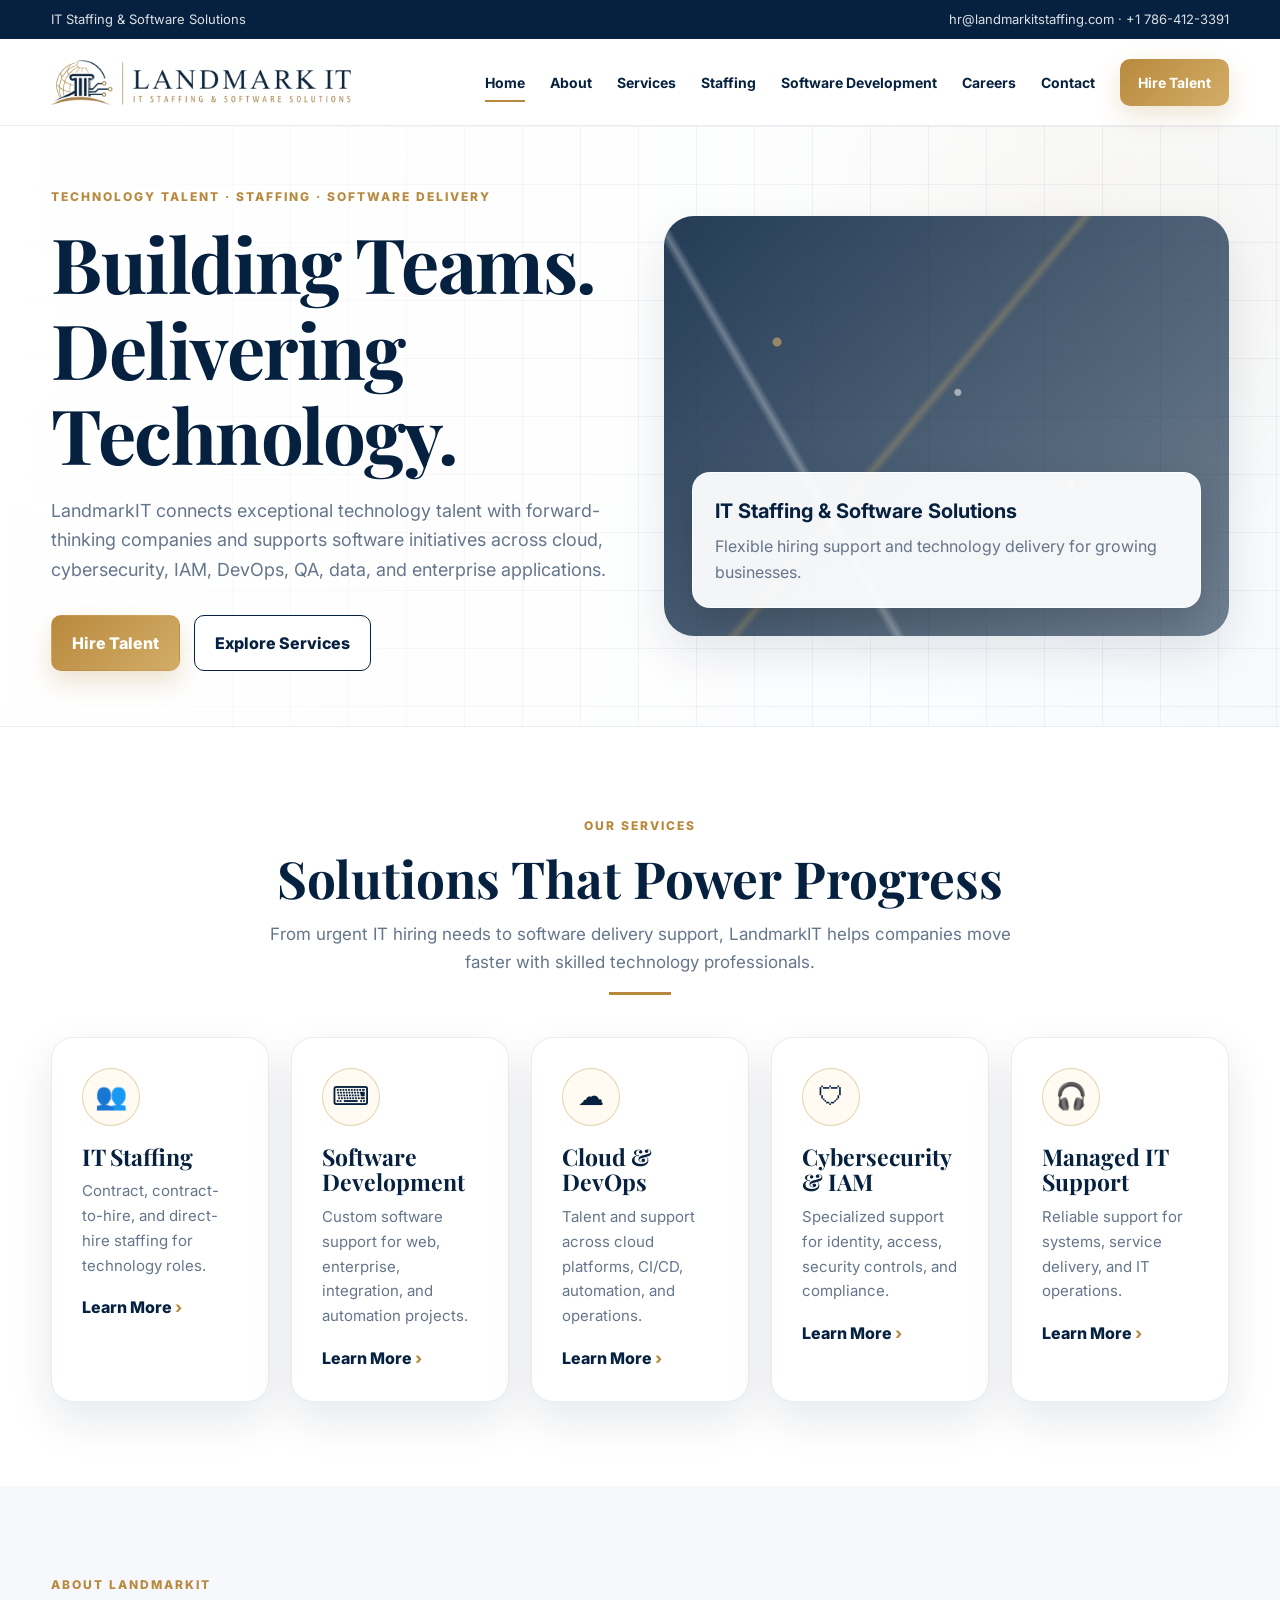
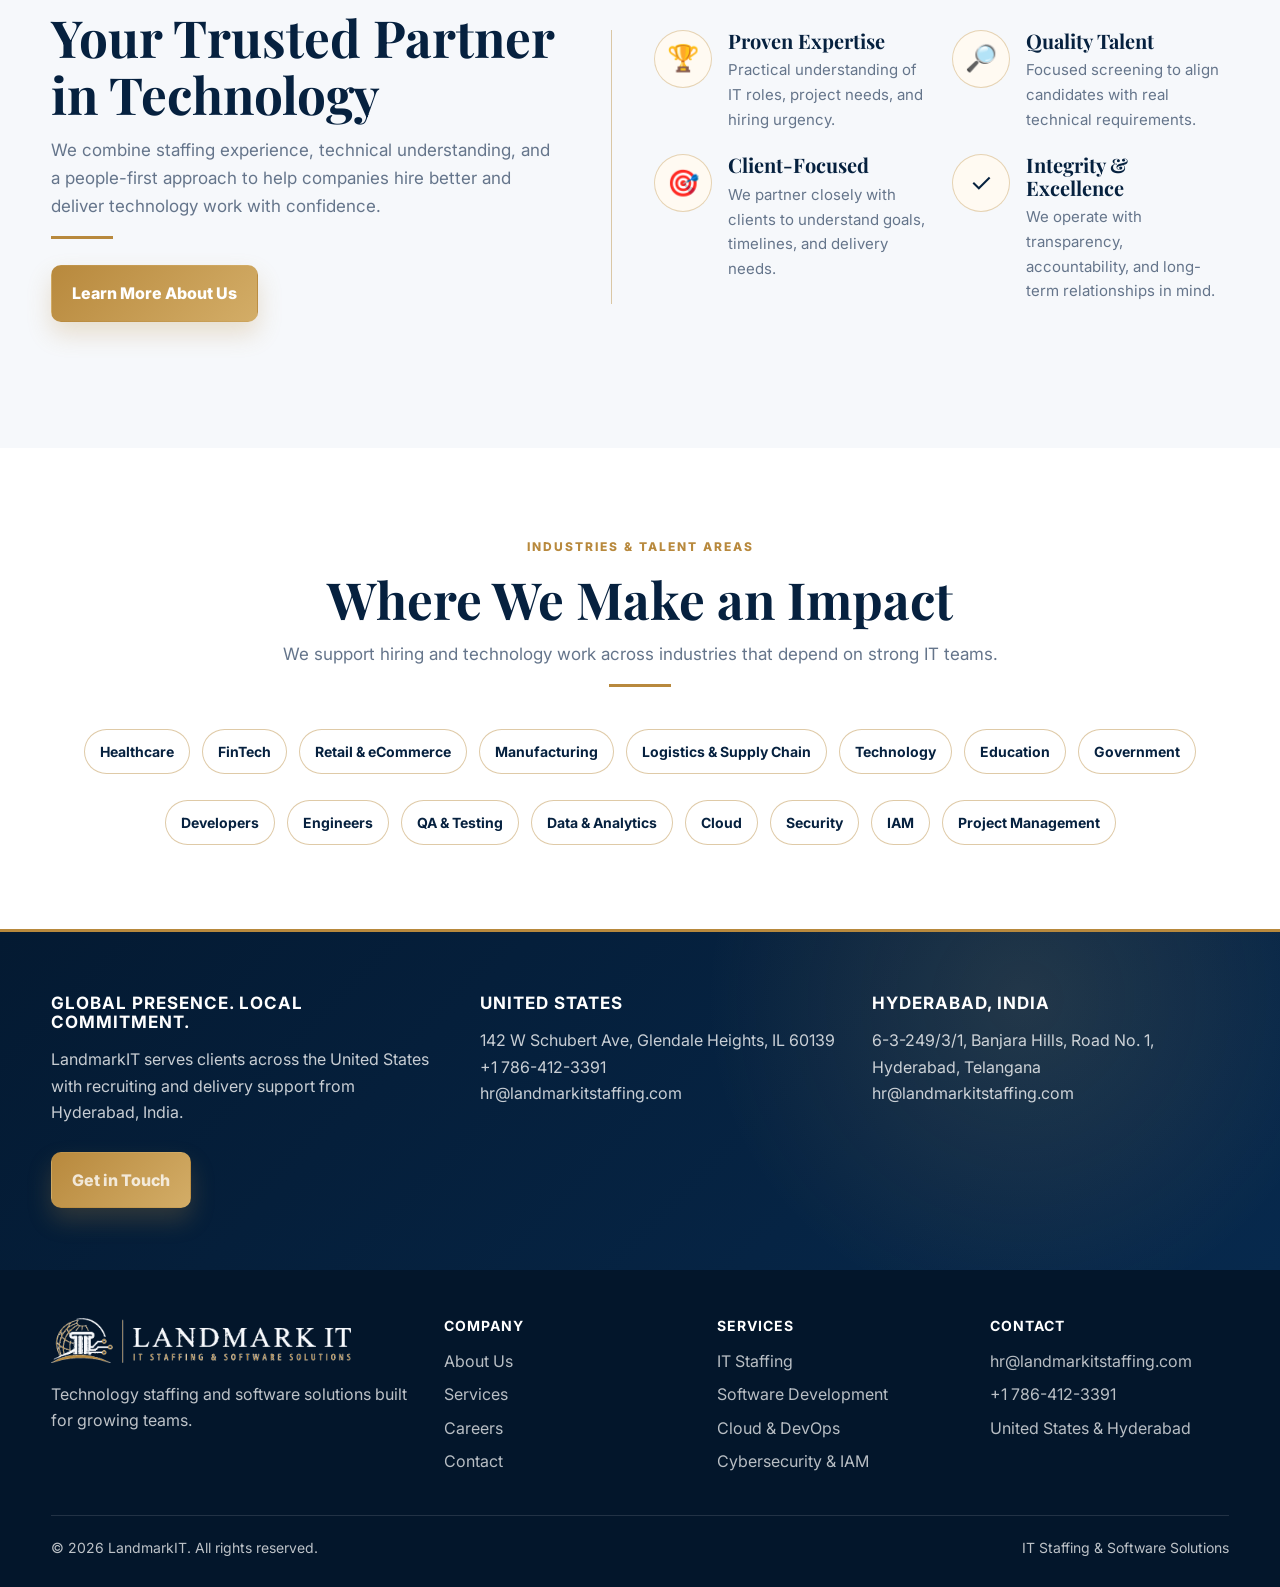
<file: index.html>
<!DOCTYPE html>
<html lang="en">
<head>
  <meta charset="UTF-8">
  <meta name="viewport" content="width=device-width, initial-scale=1.0">
  <title>LandmarkIT | IT Staffing & Software Solutions</title>
  <meta name="description" content="LandmarkIT provides IT staffing and software solutions across cloud, cybersecurity, IAM, DevOps, QA, data, and enterprise applications.">
  <link rel="preconnect" href="https://fonts.googleapis.com">
  <link rel="preconnect" href="https://fonts.gstatic.com" crossorigin>
  <link href="https://fonts.googleapis.com/css2?family=Inter:wght@400;500;600;700;800;900&family=Playfair+Display:wght@600;700;800&display=swap" rel="stylesheet">
  <link rel="stylesheet" href="assets/css/styles.css">

  <link rel="icon" href="favicon.ico" sizes="any">
  <link rel="icon" type="image/png" sizes="32x32" href="favicon-32x32.png">
  <link rel="icon" type="image/png" sizes="16x16" href="favicon-16x16.png">
  <link rel="apple-touch-icon" sizes="180x180" href="apple-touch-icon.png">
</head>
<body>

<div class="topbar">
  <div class="container">
    <span>IT Staffing & Software Solutions</span>
    <span><a href="mailto:hr@landmarkitstaffing.com">hr@landmarkitstaffing.com</a> · <a href="tel:+17864123391">+1 786-412-3391</a></span>
  </div>
</div>
<header class="header">
  <div class="container nav">
    <a href="index.html" class="logo" aria-label="LandmarkIT home">
      <img src="assets/img/landmarkit-logo-lightbg.png" alt="LandmarkIT logo">
    </a>
    <button class="menu-toggle" aria-label="Open menu" aria-expanded="false">☰</button>
    <nav class="nav-links">
      <a href="index.html" class="active">Home</a>
      <a href="about.html" class="">About</a>
      <a href="services.html" class="">Services</a>
      <a href="staffing.html" class="">Staffing</a>
      <a href="software-development.html" class="">Software Development</a>
      <a href="careers.html" class="">Careers</a>
      <a href="contact.html" class="">Contact</a>
      <a href="contact.html" class="nav-cta">Hire Talent</a>
    </nav>
  </div>
</header>


<main>
  <section class="hero">
    <div class="container hero-grid">
      <div>
        <span class="eyebrow">Technology Talent · Staffing · Software Delivery</span>
        <h1>Building Teams. Delivering Technology.</h1>
        <p>LandmarkIT connects exceptional technology talent with forward-thinking companies and supports software initiatives across cloud, cybersecurity, IAM, DevOps, QA, data, and enterprise applications.</p>
        <div class="hero-actions">
          <a class="btn btn-gold" href="contact.html">Hire Talent</a>
          <a class="btn btn-outline" href="services.html">Explore Services</a>
        </div>
      </div>
      <div class="hero-visual" aria-label="Business technology network visual">
        <div class="hero-card">
          <strong>IT Staffing & Software Solutions</strong>
          <span>Flexible hiring support and technology delivery for growing businesses.</span>
        </div>
      </div>
    </div>
  </section>

  <section class="section">
    <div class="container">
      <div class="section-head">
        <span class="eyebrow">Our Services</span>
        <h2>Solutions That Power Progress</h2>
        <p>From urgent IT hiring needs to software delivery support, LandmarkIT helps companies move faster with skilled technology professionals.</p>
        <div class="gold-line"></div>
      </div>
      <div class="cards service-cards">
        <article class="card">
          <div class="icon">👥</div>
          <h3>IT Staffing</h3>
          <p>Contract, contract-to-hire, and direct-hire staffing for technology roles.</p>
          <a class="learn" href="staffing.html">Learn More <span>›</span></a>
        </article>
        <article class="card">
          <div class="icon">⌨</div>
          <h3>Software Development</h3>
          <p>Custom software support for web, enterprise, integration, and automation projects.</p>
          <a class="learn" href="software-development.html">Learn More <span>›</span></a>
        </article>
        <article class="card">
          <div class="icon">☁</div>
          <h3>Cloud & DevOps</h3>
          <p>Talent and support across cloud platforms, CI/CD, automation, and operations.</p>
          <a class="learn" href="services.html">Learn More <span>›</span></a>
        </article>
        <article class="card">
          <div class="icon">🛡</div>
          <h3>Cybersecurity & IAM</h3>
          <p>Specialized support for identity, access, security controls, and compliance.</p>
          <a class="learn" href="services.html">Learn More <span>›</span></a>
        </article>
        <article class="card">
          <div class="icon">🎧</div>
          <h3>Managed IT Support</h3>
          <p>Reliable support for systems, service delivery, and IT operations.</p>
          <a class="learn" href="services.html">Learn More <span>›</span></a>
        </article>
      </div>
    </div>
  </section>

  <section class="section section-soft">
    <div class="container split">
      <div class="section-head left">
        <span class="eyebrow">About LandmarkIT</span>
        <h2>Your Trusted Partner in Technology</h2>
        <p>We combine staffing experience, technical understanding, and a people-first approach to help companies hire better and deliver technology work with confidence.</p>
        <div class="gold-line"></div>
        <br>
        <a class="btn btn-gold" href="about.html">Learn More About Us</a>
      </div>
      <div class="feature-grid">
        <div class="feature">
          <div class="icon">🏆</div>
          <div>
            <h3>Proven Expertise</h3>
            <p>Practical understanding of IT roles, project needs, and hiring urgency.</p>
          </div>
        </div>
        <div class="feature">
          <div class="icon">🔎</div>
          <div>
            <h3>Quality Talent</h3>
            <p>Focused screening to align candidates with real technical requirements.</p>
          </div>
        </div>
        <div class="feature">
          <div class="icon">🎯</div>
          <div>
            <h3>Client-Focused</h3>
            <p>We partner closely with clients to understand goals, timelines, and delivery needs.</p>
          </div>
        </div>
        <div class="feature">
          <div class="icon">✓</div>
          <div>
            <h3>Integrity & Excellence</h3>
            <p>We operate with transparency, accountability, and long-term relationships in mind.</p>
          </div>
        </div>
      </div>
    </div>
  </section>

  <section class="section">
    <div class="container">
      <div class="section-head">
        <span class="eyebrow">Industries & Talent Areas</span>
        <h2>Where We Make an Impact</h2>
        <p>We support hiring and technology work across industries that depend on strong IT teams.</p>
        <div class="gold-line"></div>
      </div>
      <div class="chips">
        <span class="chip">Healthcare</span>
        <span class="chip">FinTech</span>
        <span class="chip">Retail & eCommerce</span>
        <span class="chip">Manufacturing</span>
        <span class="chip">Logistics & Supply Chain</span>
        <span class="chip">Technology</span>
        <span class="chip">Education</span>
        <span class="chip">Government</span>
      </div>
      <div class="chips">
        <span class="chip">Developers</span>
        <span class="chip">Engineers</span>
        <span class="chip">QA & Testing</span>
        <span class="chip">Data & Analytics</span>
        <span class="chip">Cloud</span>
        <span class="chip">Security</span>
        <span class="chip">IAM</span>
        <span class="chip">Project Management</span>
      </div>
    </div>
  </section>
</main>


<section class="location-band">
  <div class="container location-grid">
    <div>
      <h3>Global Presence. Local Commitment.</h3>
      <p>LandmarkIT serves clients across the United States with recruiting and delivery support from Hyderabad, India.</p>
      <br>
      <a class="btn btn-gold" href="contact.html">Get in Touch</a>
    </div>
    <div>
      <h3>United States</h3>
      <p>142 W Schubert Ave, Glendale Heights, IL 60139</p>
      <p><a href="tel:+17864123391">+1 786-412-3391</a></p>
      <p><a href="mailto:hr@landmarkitstaffing.com">hr@landmarkitstaffing.com</a></p>
    </div>
    <div>
      <h3>Hyderabad, India</h3>
      <p>6-3-249/3/1, Banjara Hills, Road No. 1, Hyderabad, Telangana</p>
      <p><a href="mailto:hr@landmarkitstaffing.com">hr@landmarkitstaffing.com</a></p>
    </div>
  </div>
</section>

<footer class="footer">
  <div class="container footer-grid">
    <div class="footer-logo">
      <img src="assets/img/landmarkit-logo-footer-v3.png" alt="LandmarkIT logo">
      <p>Technology staffing and software solutions built for growing teams.</p>
    </div>
    <div>
      <h4>Company</h4>
      <a href="about.html">About Us</a>
      <a href="services.html">Services</a>
      <a href="careers.html">Careers</a>
      <a href="contact.html">Contact</a>
    </div>
    <div>
      <h4>Services</h4>
      <a href="staffing.html">IT Staffing</a>
      <a href="software-development.html">Software Development</a>
      <a href="services.html">Cloud & DevOps</a>
      <a href="services.html">Cybersecurity & IAM</a>
    </div>
    <div>
      <h4>Contact</h4>
      <a href="mailto:hr@landmarkitstaffing.com">hr@landmarkitstaffing.com</a>
      <a href="tel:+17864123391">+1 786-412-3391</a>
      <a href="contact.html">United States & Hyderabad</a>
    </div>
  </div>
  <div class="container footer-bottom">
    <p>© 2026 LandmarkIT. All rights reserved.</p>
    <p>IT Staffing & Software Solutions</p>
  </div>
</footer>
<script src="assets/js/main.js"></script>

</body>
</html>
</file>
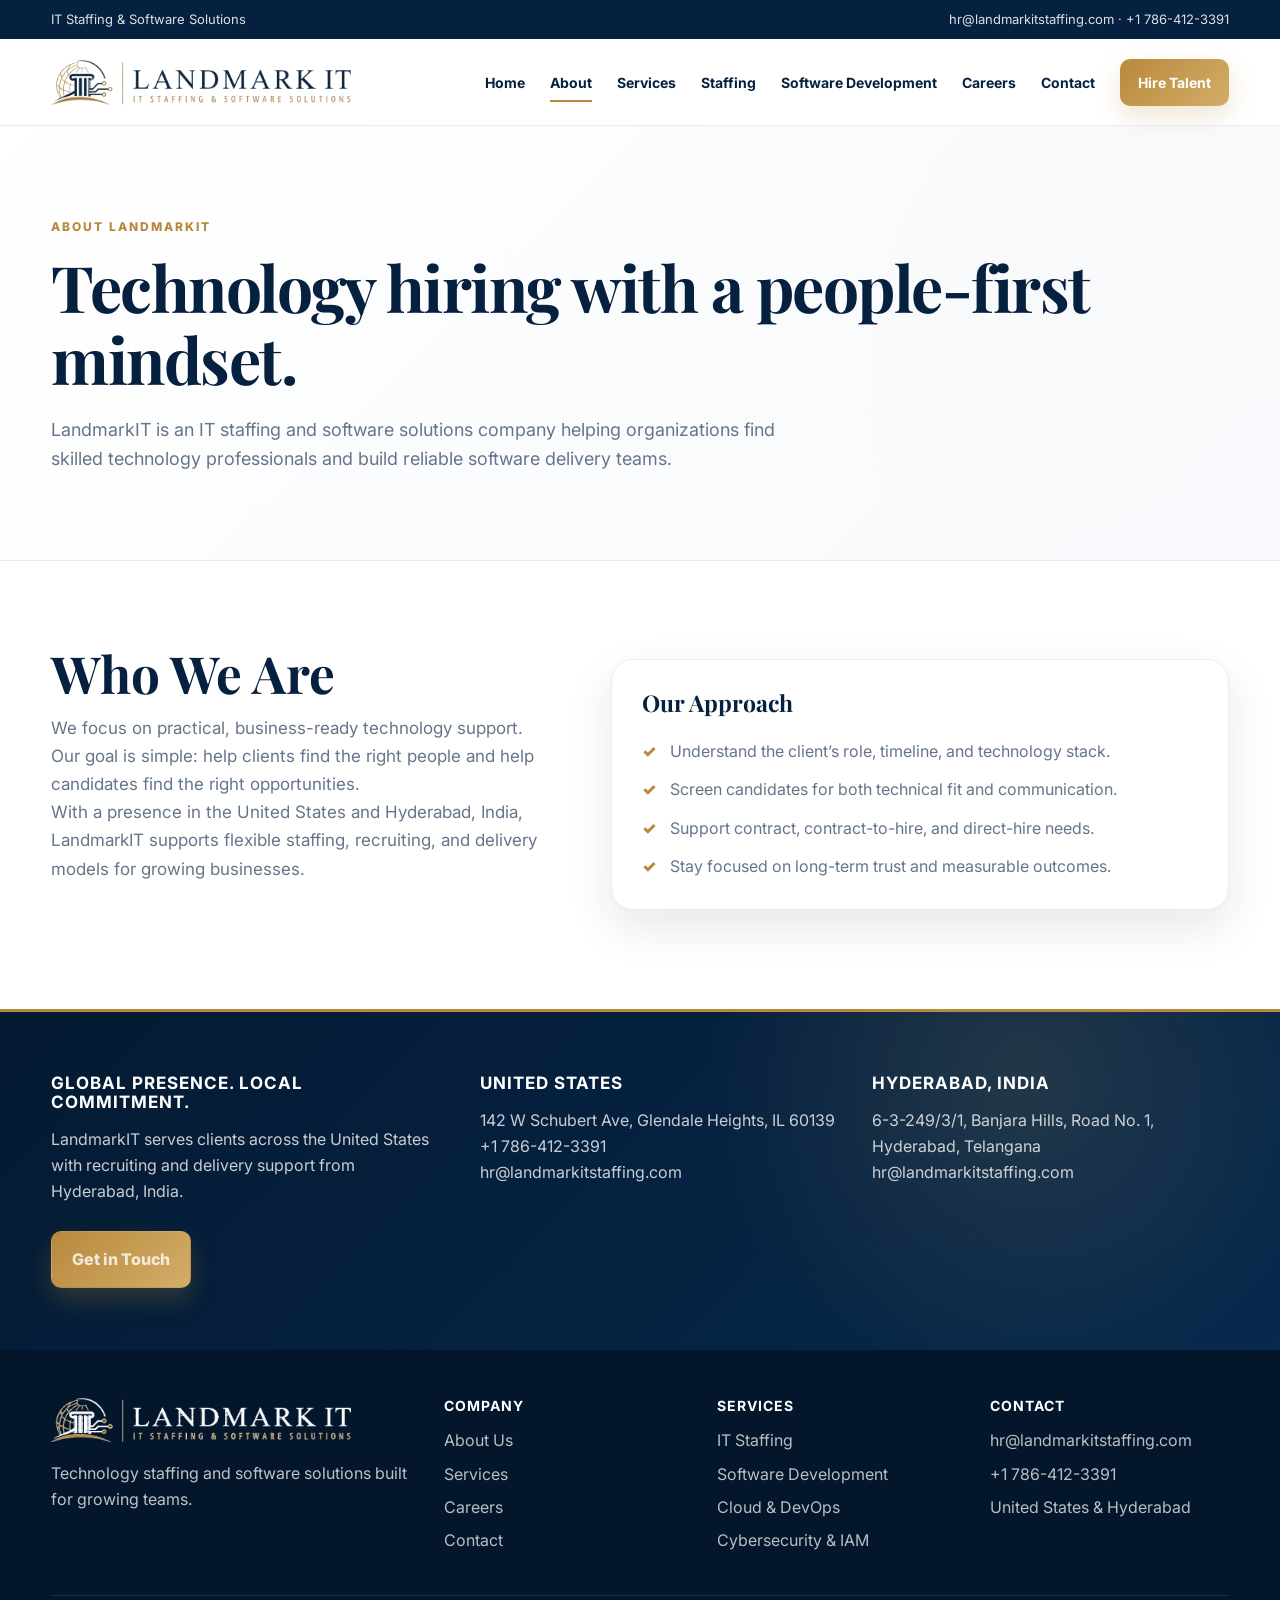
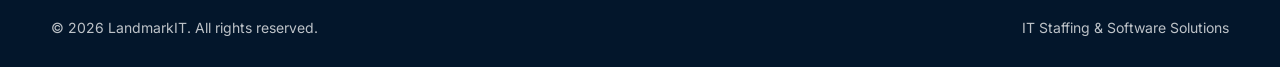
<file: about.html>
<!DOCTYPE html>
<html lang="en">
<head>
  <meta charset="UTF-8">
  <meta name="viewport" content="width=device-width, initial-scale=1.0">
  <title>About LandmarkIT | IT Staffing & Software Solutions</title>
  <meta name="description" content="Learn about LandmarkIT and our IT staffing and software solutions approach.">
  <link rel="preconnect" href="https://fonts.googleapis.com">
  <link rel="preconnect" href="https://fonts.gstatic.com" crossorigin>
  <link href="https://fonts.googleapis.com/css2?family=Inter:wght@400;500;600;700;800;900&family=Playfair+Display:wght@600;700;800&display=swap" rel="stylesheet">
  <link rel="stylesheet" href="assets/css/styles.css">

  <link rel="icon" href="favicon.ico" sizes="any">
  <link rel="icon" type="image/png" sizes="32x32" href="favicon-32x32.png">
  <link rel="icon" type="image/png" sizes="16x16" href="favicon-16x16.png">
  <link rel="apple-touch-icon" sizes="180x180" href="apple-touch-icon.png">
</head>
<body>

<div class="topbar">
  <div class="container">
    <span>IT Staffing & Software Solutions</span>
    <span><a href="mailto:hr@landmarkitstaffing.com">hr@landmarkitstaffing.com</a> · <a href="tel:+17864123391">+1 786-412-3391</a></span>
  </div>
</div>
<header class="header">
  <div class="container nav">
    <a href="index.html" class="logo" aria-label="LandmarkIT home">
      <img src="assets/img/landmarkit-logo-lightbg.png" alt="LandmarkIT logo">
    </a>
    <button class="menu-toggle" aria-label="Open menu" aria-expanded="false">☰</button>
    <nav class="nav-links">
      <a href="index.html" class="">Home</a>
      <a href="about.html" class="active">About</a>
      <a href="services.html" class="">Services</a>
      <a href="staffing.html" class="">Staffing</a>
      <a href="software-development.html" class="">Software Development</a>
      <a href="careers.html" class="">Careers</a>
      <a href="contact.html" class="">Contact</a>
      <a href="contact.html" class="nav-cta">Hire Talent</a>
    </nav>
  </div>
</header>


<main>
  <section class="page-hero">
    <div class="container">
      <span class="eyebrow">About LandmarkIT</span>
      <h1>Technology hiring with a people-first mindset.</h1>
      <p>LandmarkIT is an IT staffing and software solutions company helping organizations find skilled technology professionals and build reliable software delivery teams.</p>
    </div>
  </section>
  <section class="section">
    <div class="container split">
      <div class="section-head left">
        <h2>Who We Are</h2>
        <p>We focus on practical, business-ready technology support. Our goal is simple: help clients find the right people and help candidates find the right opportunities.</p>
        <p>With a presence in the United States and Hyderabad, India, LandmarkIT supports flexible staffing, recruiting, and delivery models for growing businesses.</p>
      </div>
      <div class="card">
        <h3>Our Approach</h3>
        <ul class="list">
          <li>Understand the client’s role, timeline, and technology stack.</li>
          <li>Screen candidates for both technical fit and communication.</li>
          <li>Support contract, contract-to-hire, and direct-hire needs.</li>
          <li>Stay focused on long-term trust and measurable outcomes.</li>
        </ul>
      </div>
    </div>
  </section>
</main>


<section class="location-band">
  <div class="container location-grid">
    <div>
      <h3>Global Presence. Local Commitment.</h3>
      <p>LandmarkIT serves clients across the United States with recruiting and delivery support from Hyderabad, India.</p>
      <br>
      <a class="btn btn-gold" href="contact.html">Get in Touch</a>
    </div>
    <div>
      <h3>United States</h3>
      <p>142 W Schubert Ave, Glendale Heights, IL 60139</p>
      <p><a href="tel:+17864123391">+1 786-412-3391</a></p>
      <p><a href="mailto:hr@landmarkitstaffing.com">hr@landmarkitstaffing.com</a></p>
    </div>
    <div>
      <h3>Hyderabad, India</h3>
      <p>6-3-249/3/1, Banjara Hills, Road No. 1, Hyderabad, Telangana</p>
      <p><a href="mailto:hr@landmarkitstaffing.com">hr@landmarkitstaffing.com</a></p>
    </div>
  </div>
</section>

<footer class="footer">
  <div class="container footer-grid">
    <div class="footer-logo">
      <img src="assets/img/landmarkit-logo-footer-v3.png" alt="LandmarkIT logo">
      <p>Technology staffing and software solutions built for growing teams.</p>
    </div>
    <div>
      <h4>Company</h4>
      <a href="about.html">About Us</a>
      <a href="services.html">Services</a>
      <a href="careers.html">Careers</a>
      <a href="contact.html">Contact</a>
    </div>
    <div>
      <h4>Services</h4>
      <a href="staffing.html">IT Staffing</a>
      <a href="software-development.html">Software Development</a>
      <a href="services.html">Cloud & DevOps</a>
      <a href="services.html">Cybersecurity & IAM</a>
    </div>
    <div>
      <h4>Contact</h4>
      <a href="mailto:hr@landmarkitstaffing.com">hr@landmarkitstaffing.com</a>
      <a href="tel:+17864123391">+1 786-412-3391</a>
      <a href="contact.html">United States & Hyderabad</a>
    </div>
  </div>
  <div class="container footer-bottom">
    <p>© 2026 LandmarkIT. All rights reserved.</p>
    <p>IT Staffing & Software Solutions</p>
  </div>
</footer>
<script src="assets/js/main.js"></script>

</body>
</html>
</file>
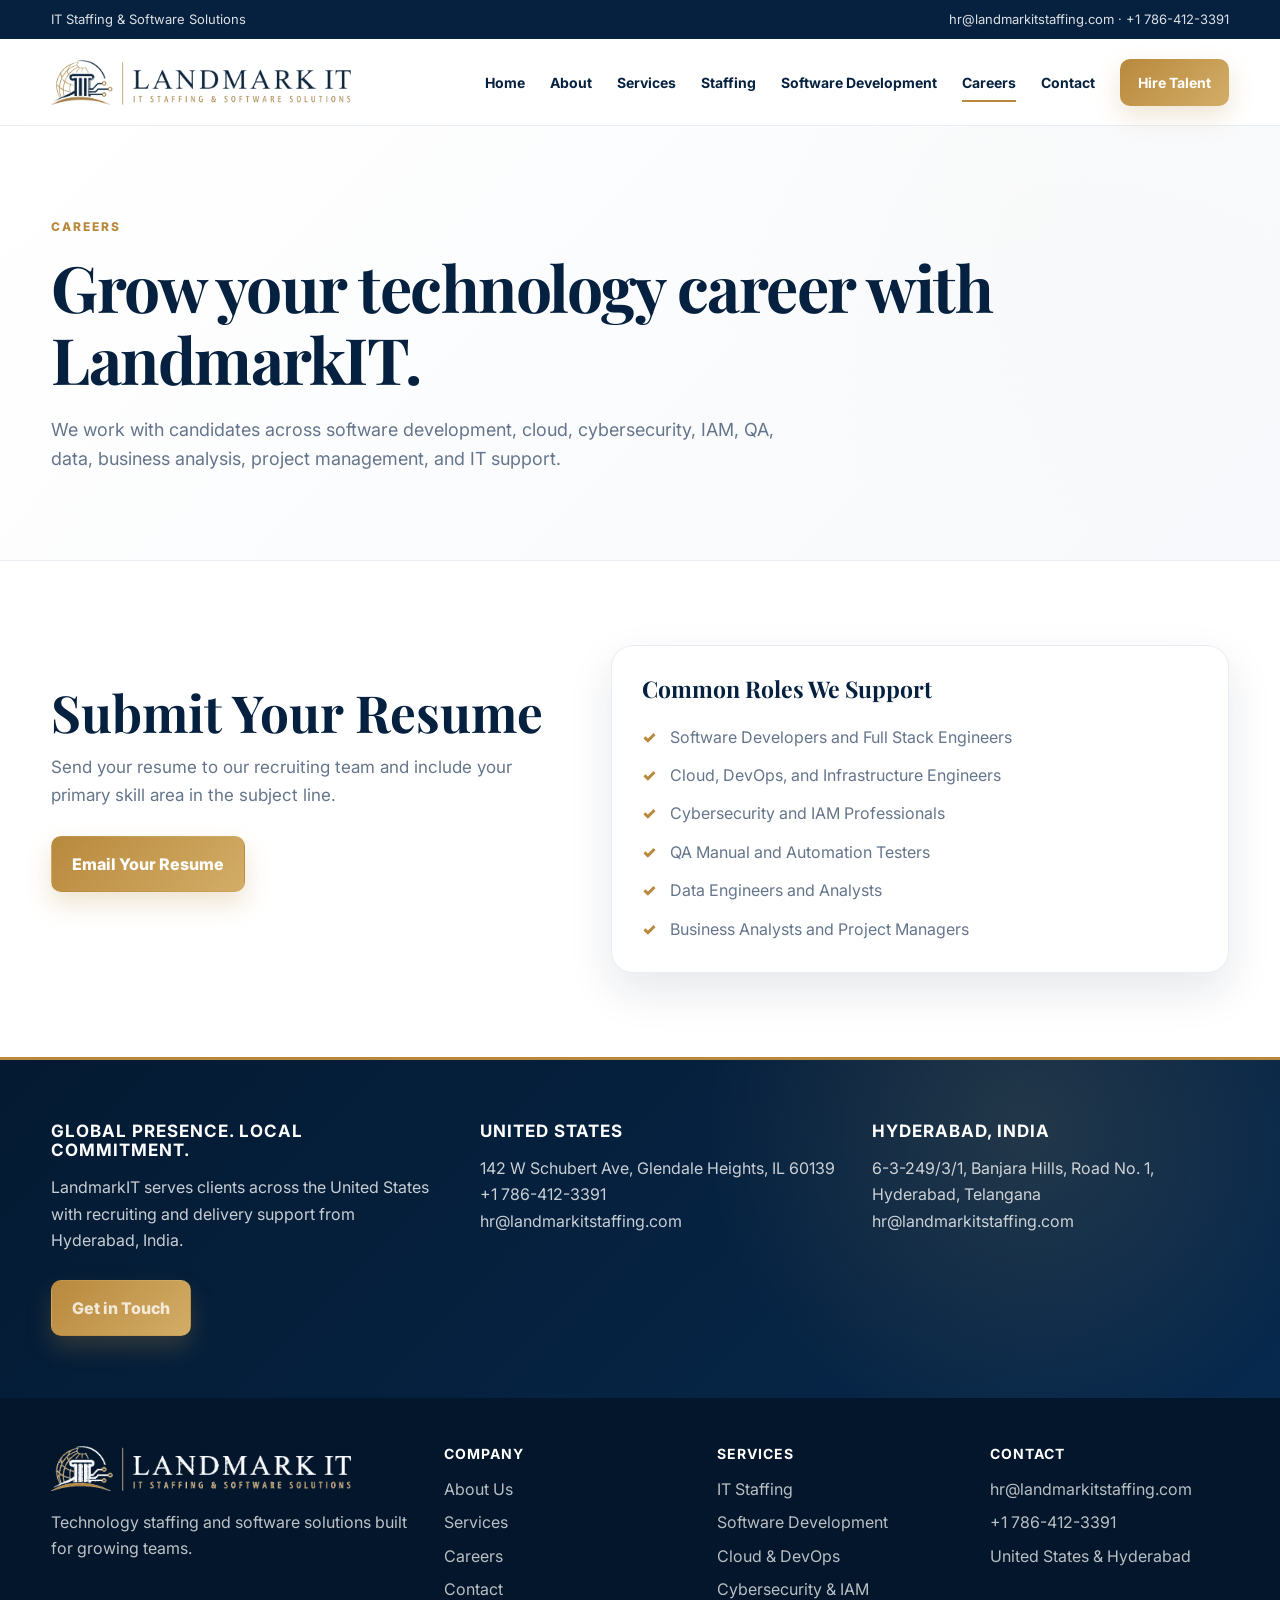
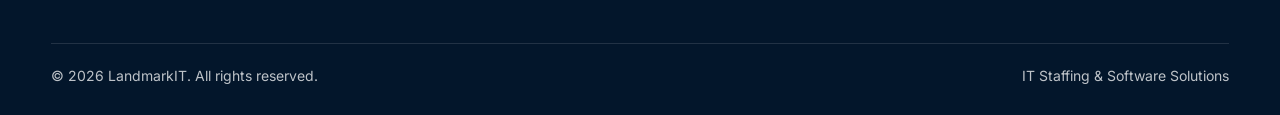
<file: careers.html>
<!DOCTYPE html>
<html lang="en">
<head>
  <meta charset="UTF-8">
  <meta name="viewport" content="width=device-width, initial-scale=1.0">
  <title>Careers | LandmarkIT</title>
  <meta name="description" content="Submit your resume to LandmarkIT for IT staffing opportunities across software, cloud, cybersecurity, IAM, QA, and data.">
  <link rel="preconnect" href="https://fonts.googleapis.com">
  <link rel="preconnect" href="https://fonts.gstatic.com" crossorigin>
  <link href="https://fonts.googleapis.com/css2?family=Inter:wght@400;500;600;700;800;900&family=Playfair+Display:wght@600;700;800&display=swap" rel="stylesheet">
  <link rel="stylesheet" href="assets/css/styles.css">

  <link rel="icon" href="favicon.ico" sizes="any">
  <link rel="icon" type="image/png" sizes="32x32" href="favicon-32x32.png">
  <link rel="icon" type="image/png" sizes="16x16" href="favicon-16x16.png">
  <link rel="apple-touch-icon" sizes="180x180" href="apple-touch-icon.png">
</head>
<body>

<div class="topbar">
  <div class="container">
    <span>IT Staffing & Software Solutions</span>
    <span><a href="mailto:hr@landmarkitstaffing.com">hr@landmarkitstaffing.com</a> · <a href="tel:+17864123391">+1 786-412-3391</a></span>
  </div>
</div>
<header class="header">
  <div class="container nav">
    <a href="index.html" class="logo" aria-label="LandmarkIT home">
      <img src="assets/img/landmarkit-logo-lightbg.png" alt="LandmarkIT logo">
    </a>
    <button class="menu-toggle" aria-label="Open menu" aria-expanded="false">☰</button>
    <nav class="nav-links">
      <a href="index.html" class="">Home</a>
      <a href="about.html" class="">About</a>
      <a href="services.html" class="">Services</a>
      <a href="staffing.html" class="">Staffing</a>
      <a href="software-development.html" class="">Software Development</a>
      <a href="careers.html" class="active">Careers</a>
      <a href="contact.html" class="">Contact</a>
      <a href="contact.html" class="nav-cta">Hire Talent</a>
    </nav>
  </div>
</header>


<main>
  <section class="page-hero">
    <div class="container">
      <span class="eyebrow">Careers</span>
      <h1>Grow your technology career with LandmarkIT.</h1>
      <p>We work with candidates across software development, cloud, cybersecurity, IAM, QA, data, business analysis, project management, and IT support.</p>
    </div>
  </section>
  <section class="section">
    <div class="container split">
      <div class="section-head left">
        <h2>Submit Your Resume</h2>
        <p>Send your resume to our recruiting team and include your primary skill area in the subject line.</p>
        <br>
        <a class="btn btn-gold" href="mailto:hr@landmarkitstaffing.com?subject=Resume Submission - LandmarkIT">Email Your Resume</a>
      </div>
      <div class="card">
        <h3>Common Roles We Support</h3>
        <ul class="list">
          <li>Software Developers and Full Stack Engineers</li>
          <li>Cloud, DevOps, and Infrastructure Engineers</li>
          <li>Cybersecurity and IAM Professionals</li>
          <li>QA Manual and Automation Testers</li>
          <li>Data Engineers and Analysts</li>
          <li>Business Analysts and Project Managers</li>
        </ul>
      </div>
    </div>
  </section>
</main>


<section class="location-band">
  <div class="container location-grid">
    <div>
      <h3>Global Presence. Local Commitment.</h3>
      <p>LandmarkIT serves clients across the United States with recruiting and delivery support from Hyderabad, India.</p>
      <br>
      <a class="btn btn-gold" href="contact.html">Get in Touch</a>
    </div>
    <div>
      <h3>United States</h3>
      <p>142 W Schubert Ave, Glendale Heights, IL 60139</p>
      <p><a href="tel:+17864123391">+1 786-412-3391</a></p>
      <p><a href="mailto:hr@landmarkitstaffing.com">hr@landmarkitstaffing.com</a></p>
    </div>
    <div>
      <h3>Hyderabad, India</h3>
      <p>6-3-249/3/1, Banjara Hills, Road No. 1, Hyderabad, Telangana</p>
      <p><a href="mailto:hr@landmarkitstaffing.com">hr@landmarkitstaffing.com</a></p>
    </div>
  </div>
</section>

<footer class="footer">
  <div class="container footer-grid">
    <div class="footer-logo">
      <img src="assets/img/landmarkit-logo-footer-v3.png" alt="LandmarkIT logo">
      <p>Technology staffing and software solutions built for growing teams.</p>
    </div>
    <div>
      <h4>Company</h4>
      <a href="about.html">About Us</a>
      <a href="services.html">Services</a>
      <a href="careers.html">Careers</a>
      <a href="contact.html">Contact</a>
    </div>
    <div>
      <h4>Services</h4>
      <a href="staffing.html">IT Staffing</a>
      <a href="software-development.html">Software Development</a>
      <a href="services.html">Cloud & DevOps</a>
      <a href="services.html">Cybersecurity & IAM</a>
    </div>
    <div>
      <h4>Contact</h4>
      <a href="mailto:hr@landmarkitstaffing.com">hr@landmarkitstaffing.com</a>
      <a href="tel:+17864123391">+1 786-412-3391</a>
      <a href="contact.html">United States & Hyderabad</a>
    </div>
  </div>
  <div class="container footer-bottom">
    <p>© 2026 LandmarkIT. All rights reserved.</p>
    <p>IT Staffing & Software Solutions</p>
  </div>
</footer>
<script src="assets/js/main.js"></script>

</body>
</html>
</file>
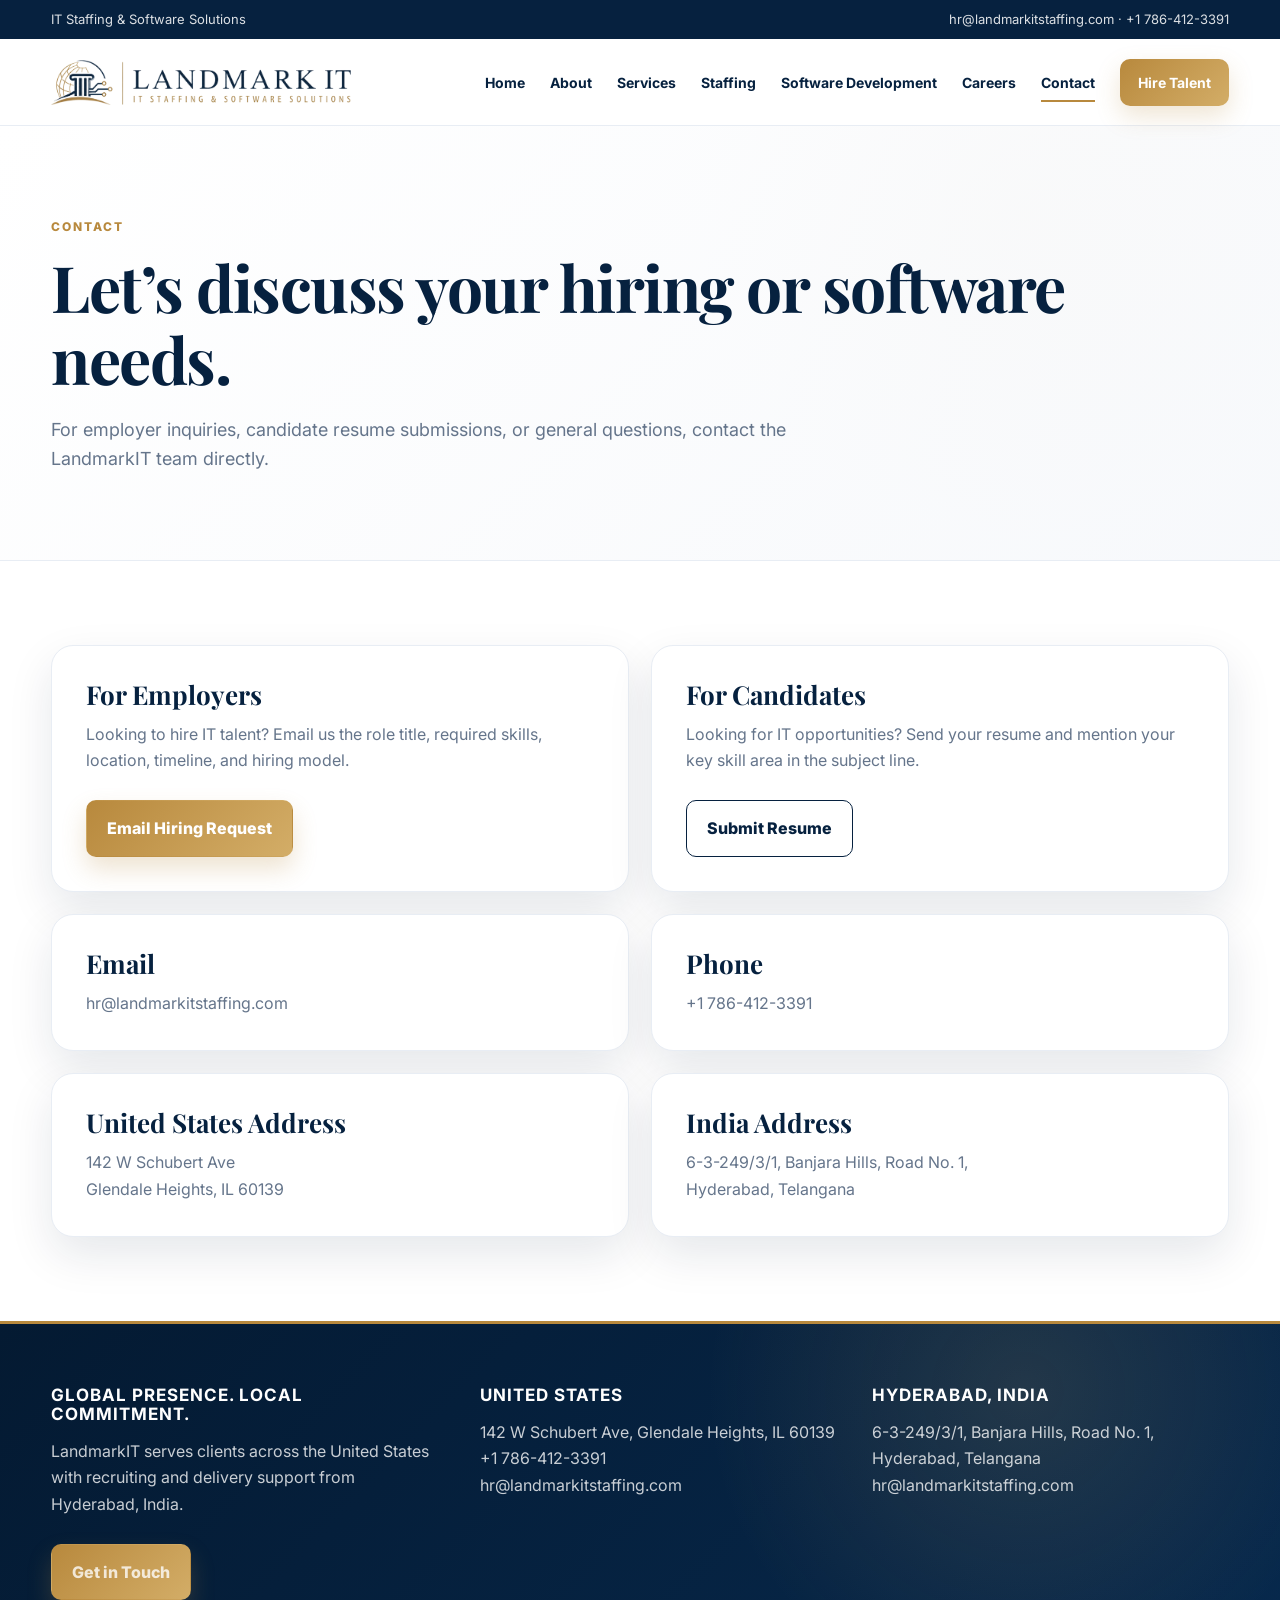
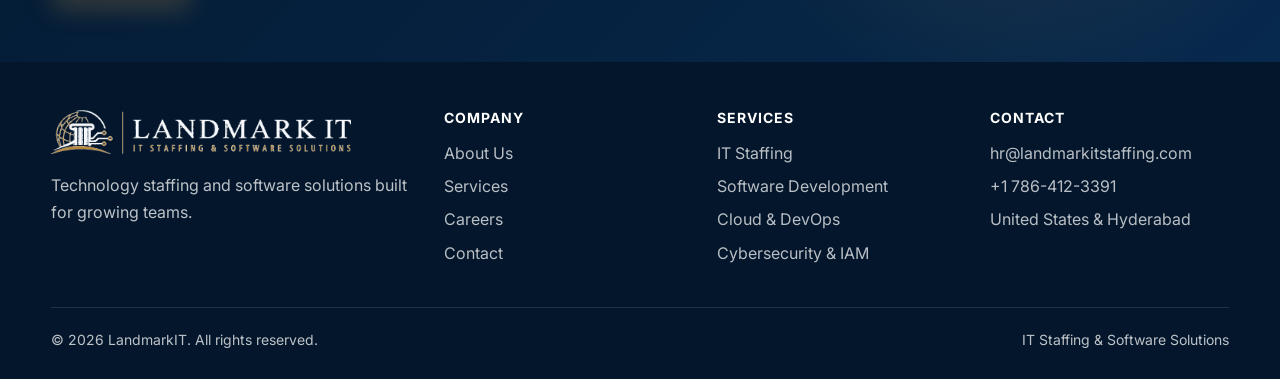
<file: contact.html>
<!DOCTYPE html>
<html lang="en">
<head>
  <meta charset="UTF-8">
  <meta name="viewport" content="width=device-width, initial-scale=1.0">
  <title>Contact LandmarkIT</title>
  <meta name="description" content="Contact LandmarkIT for employer hiring inquiries, candidate resume submissions, and IT staffing support.">
  <link rel="preconnect" href="https://fonts.googleapis.com">
  <link rel="preconnect" href="https://fonts.gstatic.com" crossorigin>
  <link href="https://fonts.googleapis.com/css2?family=Inter:wght@400;500;600;700;800;900&family=Playfair+Display:wght@600;700;800&display=swap" rel="stylesheet">
  <link rel="stylesheet" href="assets/css/styles.css">

  <link rel="icon" href="favicon.ico" sizes="any">
  <link rel="icon" type="image/png" sizes="32x32" href="favicon-32x32.png">
  <link rel="icon" type="image/png" sizes="16x16" href="favicon-16x16.png">
  <link rel="apple-touch-icon" sizes="180x180" href="apple-touch-icon.png">
</head>
<body>

<div class="topbar">
  <div class="container">
    <span>IT Staffing & Software Solutions</span>
    <span><a href="mailto:hr@landmarkitstaffing.com">hr@landmarkitstaffing.com</a> · <a href="tel:+17864123391">+1 786-412-3391</a></span>
  </div>
</div>
<header class="header">
  <div class="container nav">
    <a href="index.html" class="logo" aria-label="LandmarkIT home">
      <img src="assets/img/landmarkit-logo-lightbg.png" alt="LandmarkIT logo">
    </a>
    <button class="menu-toggle" aria-label="Open menu" aria-expanded="false">☰</button>
    <nav class="nav-links">
      <a href="index.html" class="">Home</a>
      <a href="about.html" class="">About</a>
      <a href="services.html" class="">Services</a>
      <a href="staffing.html" class="">Staffing</a>
      <a href="software-development.html" class="">Software Development</a>
      <a href="careers.html" class="">Careers</a>
      <a href="contact.html" class="active">Contact</a>
      <a href="contact.html" class="nav-cta">Hire Talent</a>
    </nav>
  </div>
</header>


<main>
  <section class="page-hero">
    <div class="container">
      <span class="eyebrow">Contact</span>
      <h1>Let’s discuss your hiring or software needs.</h1>
      <p>For employer inquiries, candidate resume submissions, or general questions, contact the LandmarkIT team directly.</p>
    </div>
  </section>
  <section class="section">
    <div class="container contact-panels">
      <div class="contact-panel">
        <h3>For Employers</h3>
        <p>Looking to hire IT talent? Email us the role title, required skills, location, timeline, and hiring model.</p>
        <br>
        <a class="btn btn-gold" href="mailto:hr@landmarkitstaffing.com?subject=Employer Hiring Inquiry - LandmarkIT">Email Hiring Request</a>
      </div>
      <div class="contact-panel">
        <h3>For Candidates</h3>
        <p>Looking for IT opportunities? Send your resume and mention your key skill area in the subject line.</p>
        <br>
        <a class="btn btn-outline" href="mailto:hr@landmarkitstaffing.com?subject=Resume Submission - LandmarkIT">Submit Resume</a>
      </div>
      <div class="contact-panel">
        <h3>Email</h3>
        <p><a href="mailto:hr@landmarkitstaffing.com">hr@landmarkitstaffing.com</a></p>
      </div>
      <div class="contact-panel">
        <h3>Phone</h3>
        <p><a href="tel:+17864123391">+1 786-412-3391</a></p>
      </div>
      <div class="contact-panel">
        <h3>United States Address</h3>
        <p>142 W Schubert Ave<br>Glendale Heights, IL 60139</p>
      </div>
      <div class="contact-panel">
        <h3>India Address</h3>
        <p>6-3-249/3/1, Banjara Hills, Road No. 1,<br>Hyderabad, Telangana</p>
      </div>
    </div>
  </section>
</main>


<section class="location-band">
  <div class="container location-grid">
    <div>
      <h3>Global Presence. Local Commitment.</h3>
      <p>LandmarkIT serves clients across the United States with recruiting and delivery support from Hyderabad, India.</p>
      <br>
      <a class="btn btn-gold" href="contact.html">Get in Touch</a>
    </div>
    <div>
      <h3>United States</h3>
      <p>142 W Schubert Ave, Glendale Heights, IL 60139</p>
      <p><a href="tel:+17864123391">+1 786-412-3391</a></p>
      <p><a href="mailto:hr@landmarkitstaffing.com">hr@landmarkitstaffing.com</a></p>
    </div>
    <div>
      <h3>Hyderabad, India</h3>
      <p>6-3-249/3/1, Banjara Hills, Road No. 1, Hyderabad, Telangana</p>
      <p><a href="mailto:hr@landmarkitstaffing.com">hr@landmarkitstaffing.com</a></p>
    </div>
  </div>
</section>

<footer class="footer">
  <div class="container footer-grid">
    <div class="footer-logo">
      <img src="assets/img/landmarkit-logo-footer-v3.png" alt="LandmarkIT logo">
      <p>Technology staffing and software solutions built for growing teams.</p>
    </div>
    <div>
      <h4>Company</h4>
      <a href="about.html">About Us</a>
      <a href="services.html">Services</a>
      <a href="careers.html">Careers</a>
      <a href="contact.html">Contact</a>
    </div>
    <div>
      <h4>Services</h4>
      <a href="staffing.html">IT Staffing</a>
      <a href="software-development.html">Software Development</a>
      <a href="services.html">Cloud & DevOps</a>
      <a href="services.html">Cybersecurity & IAM</a>
    </div>
    <div>
      <h4>Contact</h4>
      <a href="mailto:hr@landmarkitstaffing.com">hr@landmarkitstaffing.com</a>
      <a href="tel:+17864123391">+1 786-412-3391</a>
      <a href="contact.html">United States & Hyderabad</a>
    </div>
  </div>
  <div class="container footer-bottom">
    <p>© 2026 LandmarkIT. All rights reserved.</p>
    <p>IT Staffing & Software Solutions</p>
  </div>
</footer>
<script src="assets/js/main.js"></script>

</body>
</html>
</file>
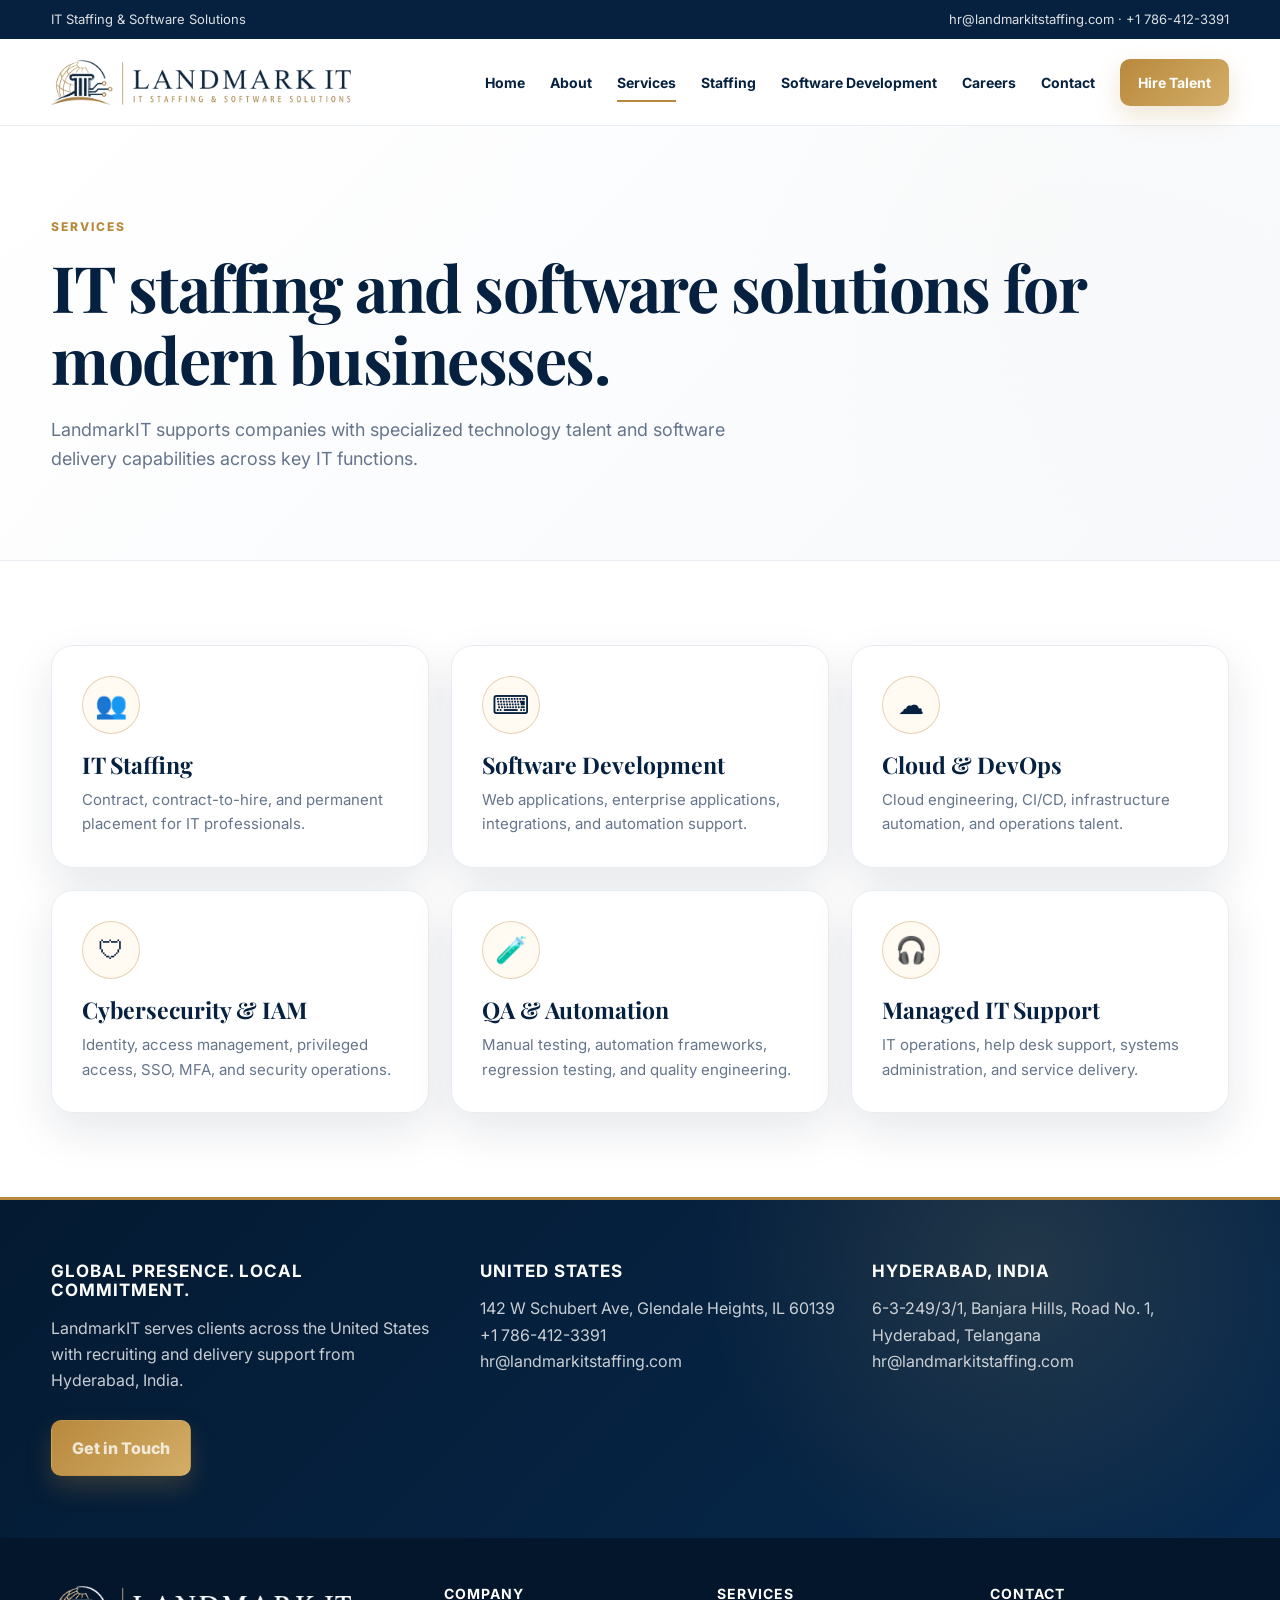
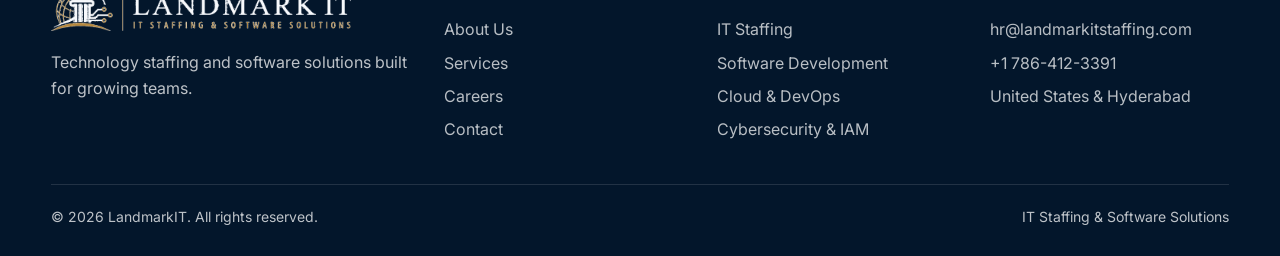
<file: services.html>
<!DOCTYPE html>
<html lang="en">
<head>
  <meta charset="UTF-8">
  <meta name="viewport" content="width=device-width, initial-scale=1.0">
  <title>Services | LandmarkIT</title>
  <meta name="description" content="Explore LandmarkIT services including IT staffing, software development, cloud, cybersecurity, IAM, QA, and managed IT support.">
  <link rel="preconnect" href="https://fonts.googleapis.com">
  <link rel="preconnect" href="https://fonts.gstatic.com" crossorigin>
  <link href="https://fonts.googleapis.com/css2?family=Inter:wght@400;500;600;700;800;900&family=Playfair+Display:wght@600;700;800&display=swap" rel="stylesheet">
  <link rel="stylesheet" href="assets/css/styles.css">

  <link rel="icon" href="favicon.ico" sizes="any">
  <link rel="icon" type="image/png" sizes="32x32" href="favicon-32x32.png">
  <link rel="icon" type="image/png" sizes="16x16" href="favicon-16x16.png">
  <link rel="apple-touch-icon" sizes="180x180" href="apple-touch-icon.png">
</head>
<body>

<div class="topbar">
  <div class="container">
    <span>IT Staffing & Software Solutions</span>
    <span><a href="mailto:hr@landmarkitstaffing.com">hr@landmarkitstaffing.com</a> · <a href="tel:+17864123391">+1 786-412-3391</a></span>
  </div>
</div>
<header class="header">
  <div class="container nav">
    <a href="index.html" class="logo" aria-label="LandmarkIT home">
      <img src="assets/img/landmarkit-logo-lightbg.png" alt="LandmarkIT logo">
    </a>
    <button class="menu-toggle" aria-label="Open menu" aria-expanded="false">☰</button>
    <nav class="nav-links">
      <a href="index.html" class="">Home</a>
      <a href="about.html" class="">About</a>
      <a href="services.html" class="active">Services</a>
      <a href="staffing.html" class="">Staffing</a>
      <a href="software-development.html" class="">Software Development</a>
      <a href="careers.html" class="">Careers</a>
      <a href="contact.html" class="">Contact</a>
      <a href="contact.html" class="nav-cta">Hire Talent</a>
    </nav>
  </div>
</header>


<main>
  <section class="page-hero">
    <div class="container">
      <span class="eyebrow">Services</span>
      <h1>IT staffing and software solutions for modern businesses.</h1>
      <p>LandmarkIT supports companies with specialized technology talent and software delivery capabilities across key IT functions.</p>
    </div>
  </section>
  <section class="section">
    <div class="container cards">
      <article class="card">
        <div class="icon">👥</div>
        <h3>IT Staffing</h3>
        <p>Contract, contract-to-hire, and permanent placement for IT professionals.</p>
      </article>
      <article class="card">
        <div class="icon">⌨</div>
        <h3>Software Development</h3>
        <p>Web applications, enterprise applications, integrations, and automation support.</p>
      </article>
      <article class="card">
        <div class="icon">☁</div>
        <h3>Cloud & DevOps</h3>
        <p>Cloud engineering, CI/CD, infrastructure automation, and operations talent.</p>
      </article>
      <article class="card">
        <div class="icon">🛡</div>
        <h3>Cybersecurity & IAM</h3>
        <p>Identity, access management, privileged access, SSO, MFA, and security operations.</p>
      </article>
      <article class="card">
        <div class="icon">🧪</div>
        <h3>QA & Automation</h3>
        <p>Manual testing, automation frameworks, regression testing, and quality engineering.</p>
      </article>
      <article class="card">
        <div class="icon">🎧</div>
        <h3>Managed IT Support</h3>
        <p>IT operations, help desk support, systems administration, and service delivery.</p>
      </article>
    </div>
  </section>
</main>


<section class="location-band">
  <div class="container location-grid">
    <div>
      <h3>Global Presence. Local Commitment.</h3>
      <p>LandmarkIT serves clients across the United States with recruiting and delivery support from Hyderabad, India.</p>
      <br>
      <a class="btn btn-gold" href="contact.html">Get in Touch</a>
    </div>
    <div>
      <h3>United States</h3>
      <p>142 W Schubert Ave, Glendale Heights, IL 60139</p>
      <p><a href="tel:+17864123391">+1 786-412-3391</a></p>
      <p><a href="mailto:hr@landmarkitstaffing.com">hr@landmarkitstaffing.com</a></p>
    </div>
    <div>
      <h3>Hyderabad, India</h3>
      <p>6-3-249/3/1, Banjara Hills, Road No. 1, Hyderabad, Telangana</p>
      <p><a href="mailto:hr@landmarkitstaffing.com">hr@landmarkitstaffing.com</a></p>
    </div>
  </div>
</section>

<footer class="footer">
  <div class="container footer-grid">
    <div class="footer-logo">
      <img src="assets/img/landmarkit-logo-footer-v3.png" alt="LandmarkIT logo">
      <p>Technology staffing and software solutions built for growing teams.</p>
    </div>
    <div>
      <h4>Company</h4>
      <a href="about.html">About Us</a>
      <a href="services.html">Services</a>
      <a href="careers.html">Careers</a>
      <a href="contact.html">Contact</a>
    </div>
    <div>
      <h4>Services</h4>
      <a href="staffing.html">IT Staffing</a>
      <a href="software-development.html">Software Development</a>
      <a href="services.html">Cloud & DevOps</a>
      <a href="services.html">Cybersecurity & IAM</a>
    </div>
    <div>
      <h4>Contact</h4>
      <a href="mailto:hr@landmarkitstaffing.com">hr@landmarkitstaffing.com</a>
      <a href="tel:+17864123391">+1 786-412-3391</a>
      <a href="contact.html">United States & Hyderabad</a>
    </div>
  </div>
  <div class="container footer-bottom">
    <p>© 2026 LandmarkIT. All rights reserved.</p>
    <p>IT Staffing & Software Solutions</p>
  </div>
</footer>
<script src="assets/js/main.js"></script>

</body>
</html>
</file>
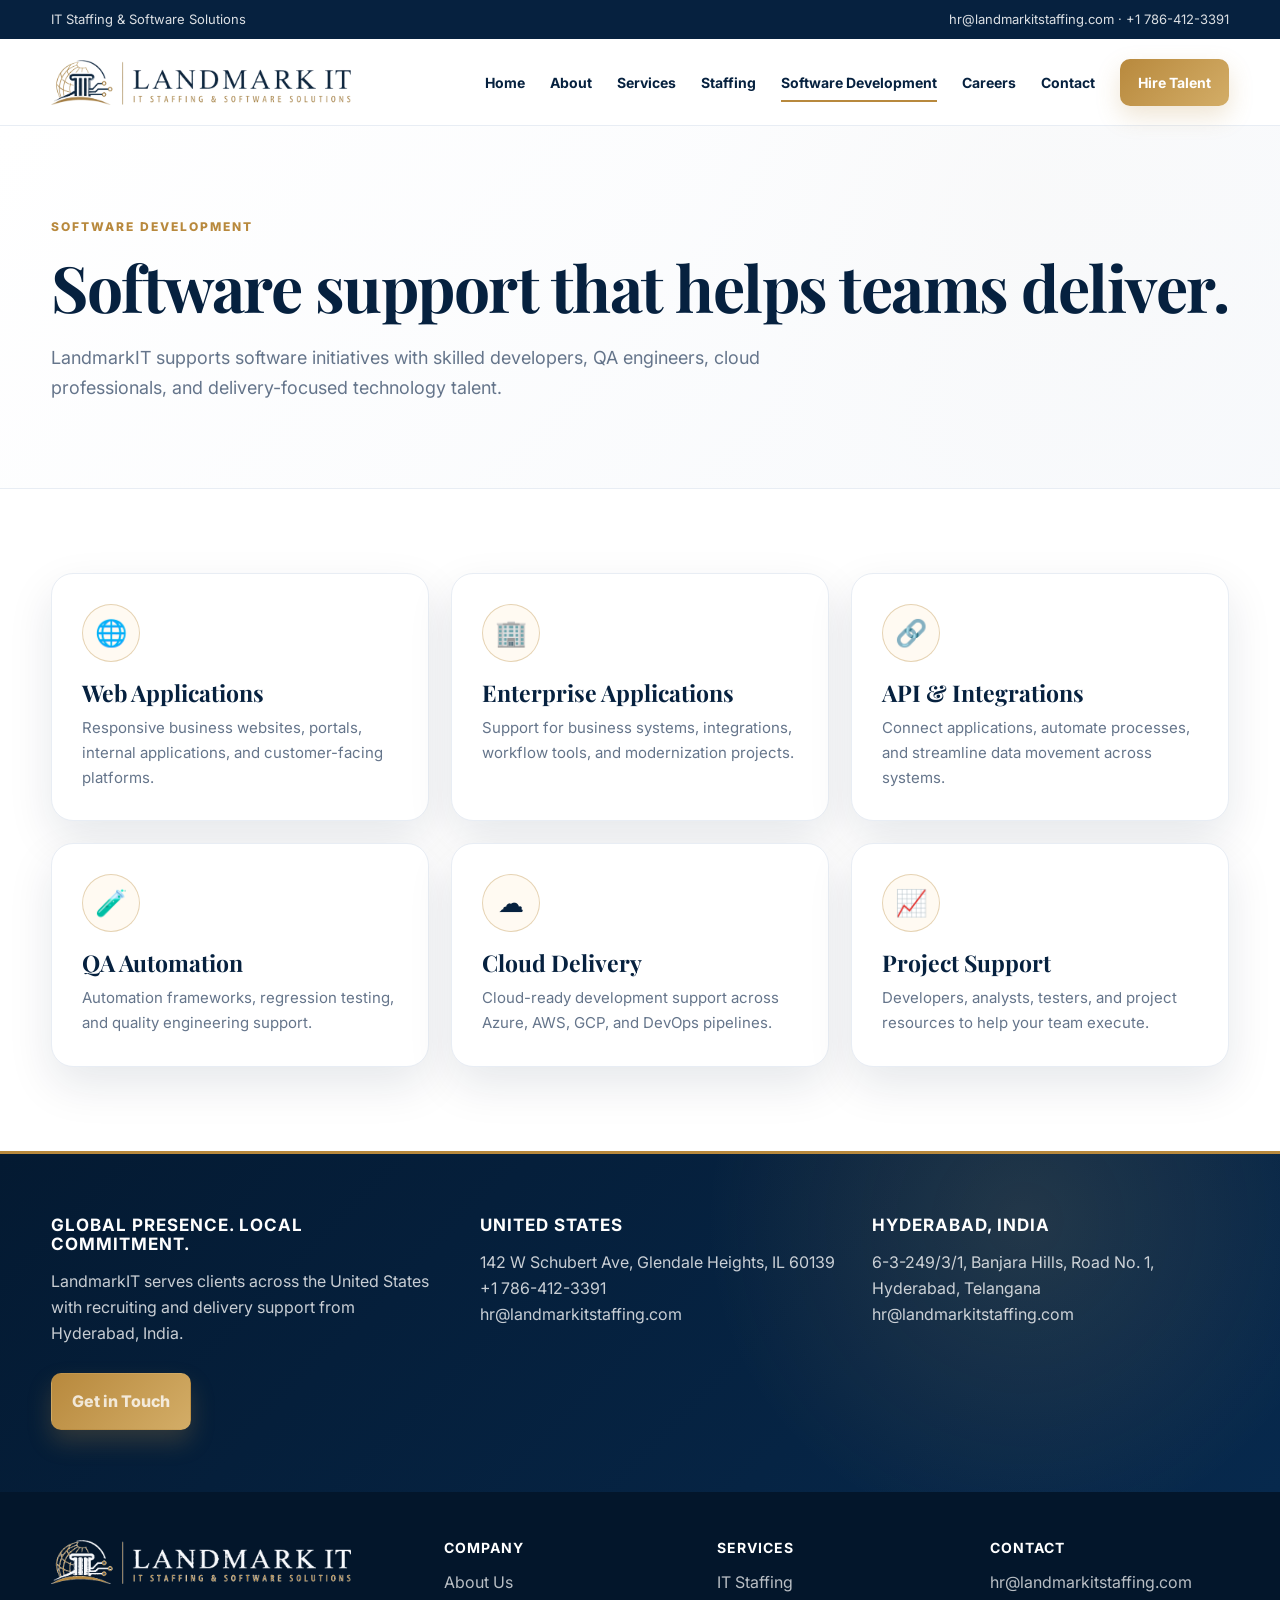
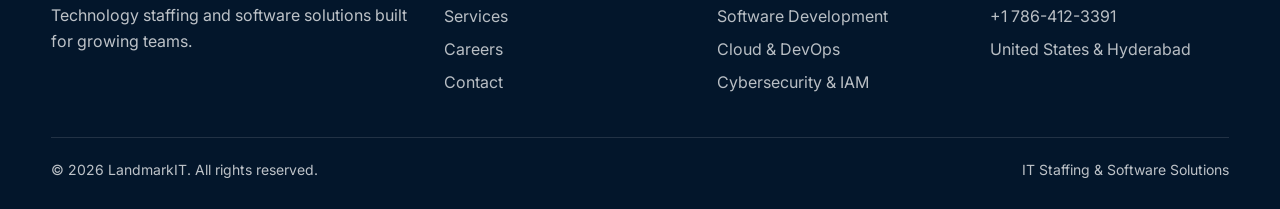
<file: software-development.html>
<!DOCTYPE html>
<html lang="en">
<head>
  <meta charset="UTF-8">
  <meta name="viewport" content="width=device-width, initial-scale=1.0">
  <title>Software Development | LandmarkIT</title>
  <meta name="description" content="LandmarkIT supports software development, QA automation, cloud delivery, and enterprise technology projects.">
  <link rel="preconnect" href="https://fonts.googleapis.com">
  <link rel="preconnect" href="https://fonts.gstatic.com" crossorigin>
  <link href="https://fonts.googleapis.com/css2?family=Inter:wght@400;500;600;700;800;900&family=Playfair+Display:wght@600;700;800&display=swap" rel="stylesheet">
  <link rel="stylesheet" href="assets/css/styles.css">

  <link rel="icon" href="favicon.ico" sizes="any">
  <link rel="icon" type="image/png" sizes="32x32" href="favicon-32x32.png">
  <link rel="icon" type="image/png" sizes="16x16" href="favicon-16x16.png">
  <link rel="apple-touch-icon" sizes="180x180" href="apple-touch-icon.png">
</head>
<body>

<div class="topbar">
  <div class="container">
    <span>IT Staffing & Software Solutions</span>
    <span><a href="mailto:hr@landmarkitstaffing.com">hr@landmarkitstaffing.com</a> · <a href="tel:+17864123391">+1 786-412-3391</a></span>
  </div>
</div>
<header class="header">
  <div class="container nav">
    <a href="index.html" class="logo" aria-label="LandmarkIT home">
      <img src="assets/img/landmarkit-logo-lightbg.png" alt="LandmarkIT logo">
    </a>
    <button class="menu-toggle" aria-label="Open menu" aria-expanded="false">☰</button>
    <nav class="nav-links">
      <a href="index.html" class="">Home</a>
      <a href="about.html" class="">About</a>
      <a href="services.html" class="">Services</a>
      <a href="staffing.html" class="">Staffing</a>
      <a href="software-development.html" class="active">Software Development</a>
      <a href="careers.html" class="">Careers</a>
      <a href="contact.html" class="">Contact</a>
      <a href="contact.html" class="nav-cta">Hire Talent</a>
    </nav>
  </div>
</header>


<main>
  <section class="page-hero">
    <div class="container">
      <span class="eyebrow">Software Development</span>
      <h1>Software support that helps teams deliver.</h1>
      <p>LandmarkIT supports software initiatives with skilled developers, QA engineers, cloud professionals, and delivery-focused technology talent.</p>
    </div>
  </section>
  <section class="section">
    <div class="container cards">
      <article class="card"><div class="icon">🌐</div><h3>Web Applications</h3><p>Responsive business websites, portals, internal applications, and customer-facing platforms.</p></article>
      <article class="card"><div class="icon">🏢</div><h3>Enterprise Applications</h3><p>Support for business systems, integrations, workflow tools, and modernization projects.</p></article>
      <article class="card"><div class="icon">🔗</div><h3>API & Integrations</h3><p>Connect applications, automate processes, and streamline data movement across systems.</p></article>
      <article class="card"><div class="icon">🧪</div><h3>QA Automation</h3><p>Automation frameworks, regression testing, and quality engineering support.</p></article>
      <article class="card"><div class="icon">☁</div><h3>Cloud Delivery</h3><p>Cloud-ready development support across Azure, AWS, GCP, and DevOps pipelines.</p></article>
      <article class="card"><div class="icon">📈</div><h3>Project Support</h3><p>Developers, analysts, testers, and project resources to help your team execute.</p></article>
    </div>
  </section>
</main>


<section class="location-band">
  <div class="container location-grid">
    <div>
      <h3>Global Presence. Local Commitment.</h3>
      <p>LandmarkIT serves clients across the United States with recruiting and delivery support from Hyderabad, India.</p>
      <br>
      <a class="btn btn-gold" href="contact.html">Get in Touch</a>
    </div>
    <div>
      <h3>United States</h3>
      <p>142 W Schubert Ave, Glendale Heights, IL 60139</p>
      <p><a href="tel:+17864123391">+1 786-412-3391</a></p>
      <p><a href="mailto:hr@landmarkitstaffing.com">hr@landmarkitstaffing.com</a></p>
    </div>
    <div>
      <h3>Hyderabad, India</h3>
      <p>6-3-249/3/1, Banjara Hills, Road No. 1, Hyderabad, Telangana</p>
      <p><a href="mailto:hr@landmarkitstaffing.com">hr@landmarkitstaffing.com</a></p>
    </div>
  </div>
</section>

<footer class="footer">
  <div class="container footer-grid">
    <div class="footer-logo">
      <img src="assets/img/landmarkit-logo-footer-v3.png" alt="LandmarkIT logo">
      <p>Technology staffing and software solutions built for growing teams.</p>
    </div>
    <div>
      <h4>Company</h4>
      <a href="about.html">About Us</a>
      <a href="services.html">Services</a>
      <a href="careers.html">Careers</a>
      <a href="contact.html">Contact</a>
    </div>
    <div>
      <h4>Services</h4>
      <a href="staffing.html">IT Staffing</a>
      <a href="software-development.html">Software Development</a>
      <a href="services.html">Cloud & DevOps</a>
      <a href="services.html">Cybersecurity & IAM</a>
    </div>
    <div>
      <h4>Contact</h4>
      <a href="mailto:hr@landmarkitstaffing.com">hr@landmarkitstaffing.com</a>
      <a href="tel:+17864123391">+1 786-412-3391</a>
      <a href="contact.html">United States & Hyderabad</a>
    </div>
  </div>
  <div class="container footer-bottom">
    <p>© 2026 LandmarkIT. All rights reserved.</p>
    <p>IT Staffing & Software Solutions</p>
  </div>
</footer>
<script src="assets/js/main.js"></script>

</body>
</html>
</file>
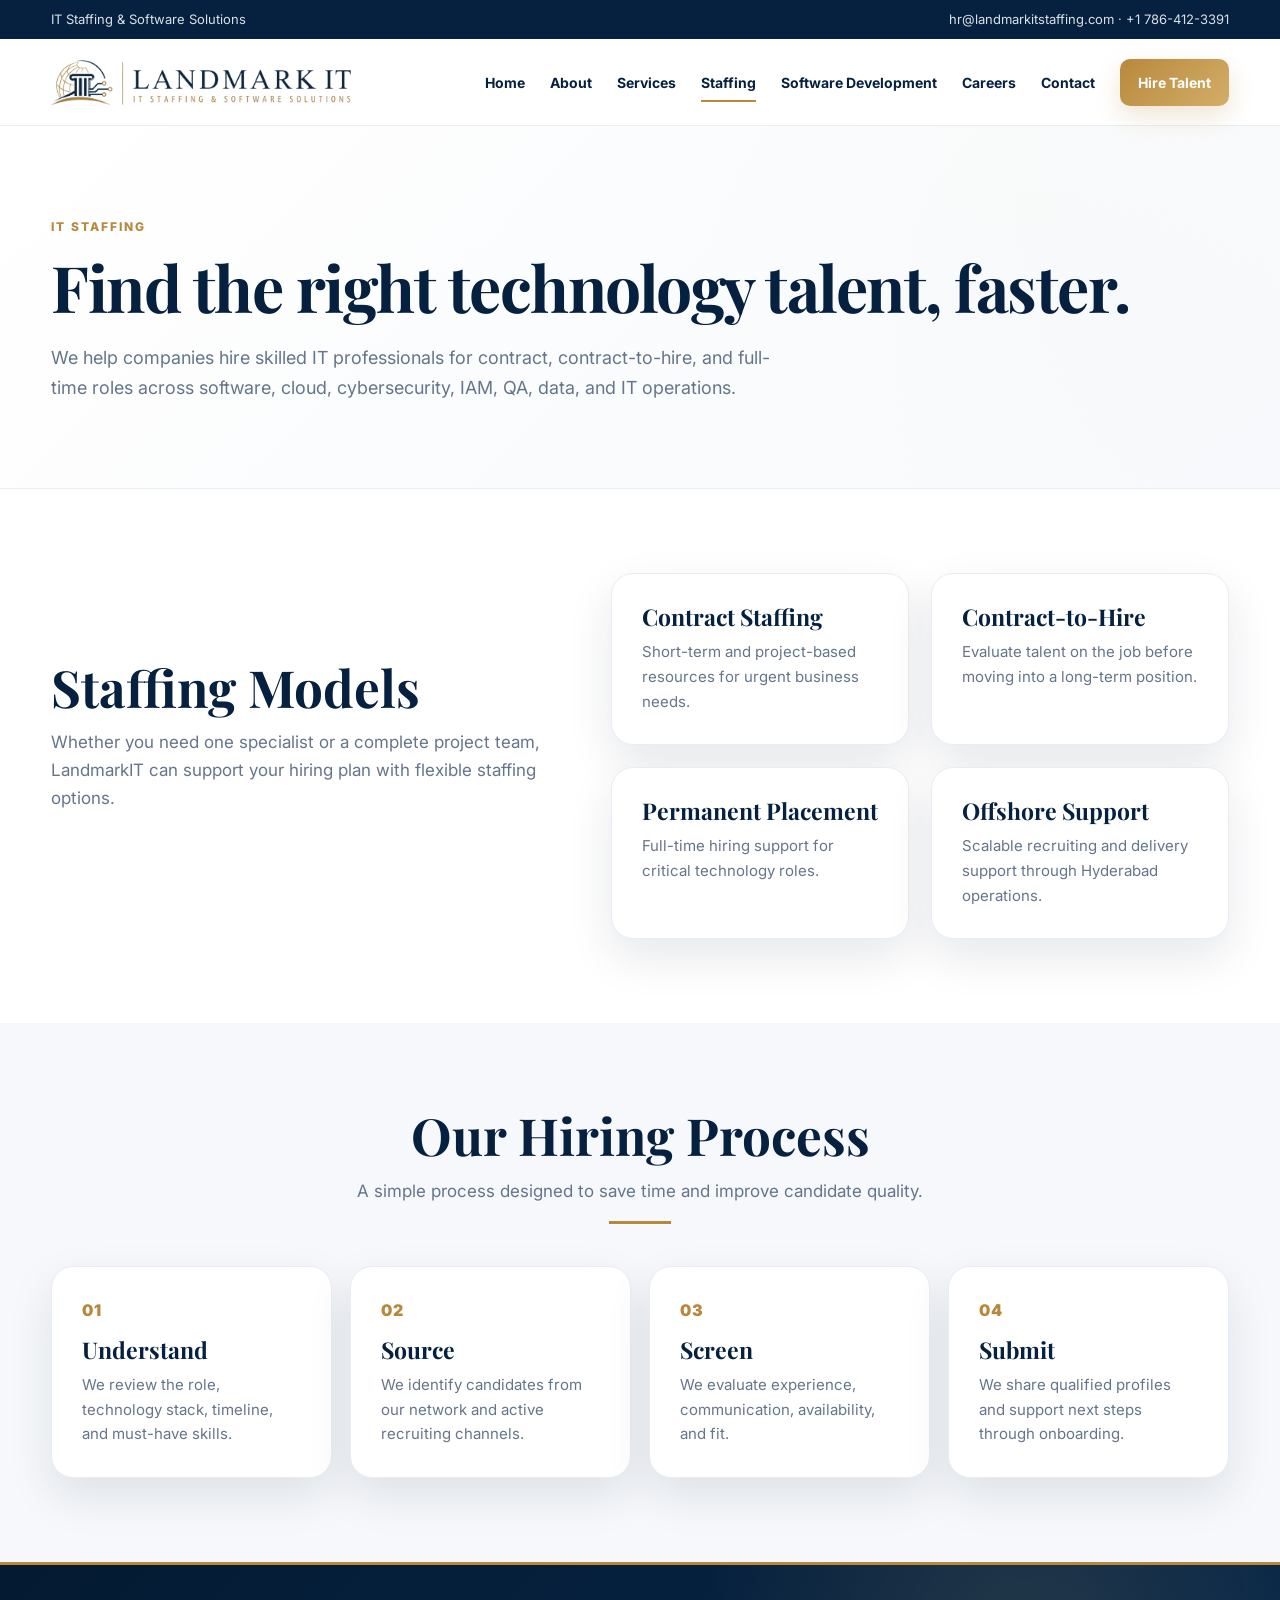
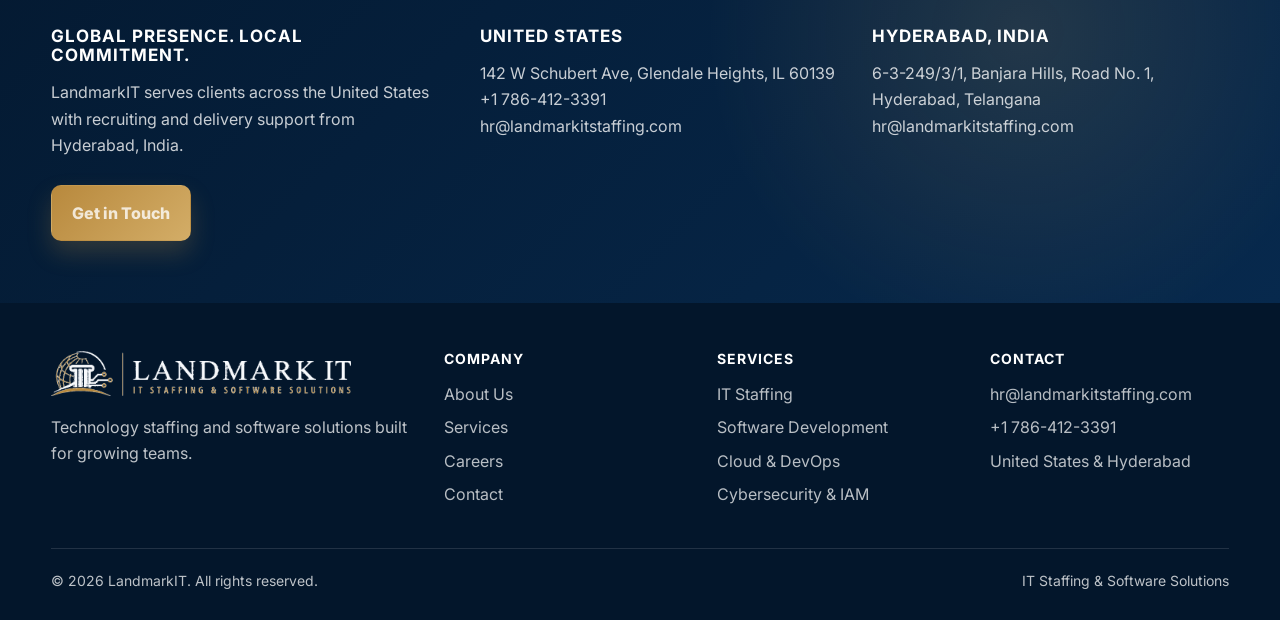
<file: staffing.html>
<!DOCTYPE html>
<html lang="en">
<head>
  <meta charset="UTF-8">
  <meta name="viewport" content="width=device-width, initial-scale=1.0">
  <title>IT Staffing | LandmarkIT</title>
  <meta name="description" content="LandmarkIT helps companies hire IT professionals for contract, contract-to-hire, and permanent roles.">
  <link rel="preconnect" href="https://fonts.googleapis.com">
  <link rel="preconnect" href="https://fonts.gstatic.com" crossorigin>
  <link href="https://fonts.googleapis.com/css2?family=Inter:wght@400;500;600;700;800;900&family=Playfair+Display:wght@600;700;800&display=swap" rel="stylesheet">
  <link rel="stylesheet" href="assets/css/styles.css">

  <link rel="icon" href="favicon.ico" sizes="any">
  <link rel="icon" type="image/png" sizes="32x32" href="favicon-32x32.png">
  <link rel="icon" type="image/png" sizes="16x16" href="favicon-16x16.png">
  <link rel="apple-touch-icon" sizes="180x180" href="apple-touch-icon.png">
</head>
<body>

<div class="topbar">
  <div class="container">
    <span>IT Staffing & Software Solutions</span>
    <span><a href="mailto:hr@landmarkitstaffing.com">hr@landmarkitstaffing.com</a> · <a href="tel:+17864123391">+1 786-412-3391</a></span>
  </div>
</div>
<header class="header">
  <div class="container nav">
    <a href="index.html" class="logo" aria-label="LandmarkIT home">
      <img src="assets/img/landmarkit-logo-lightbg.png" alt="LandmarkIT logo">
    </a>
    <button class="menu-toggle" aria-label="Open menu" aria-expanded="false">☰</button>
    <nav class="nav-links">
      <a href="index.html" class="">Home</a>
      <a href="about.html" class="">About</a>
      <a href="services.html" class="">Services</a>
      <a href="staffing.html" class="active">Staffing</a>
      <a href="software-development.html" class="">Software Development</a>
      <a href="careers.html" class="">Careers</a>
      <a href="contact.html" class="">Contact</a>
      <a href="contact.html" class="nav-cta">Hire Talent</a>
    </nav>
  </div>
</header>


<main>
  <section class="page-hero">
    <div class="container">
      <span class="eyebrow">IT Staffing</span>
      <h1>Find the right technology talent, faster.</h1>
      <p>We help companies hire skilled IT professionals for contract, contract-to-hire, and full-time roles across software, cloud, cybersecurity, IAM, QA, data, and IT operations.</p>
    </div>
  </section>
  <section class="section">
    <div class="container split">
      <div class="section-head left">
        <h2>Staffing Models</h2>
        <p>Whether you need one specialist or a complete project team, LandmarkIT can support your hiring plan with flexible staffing options.</p>
      </div>
      <div class="cards" style="grid-template-columns:1fr 1fr;">
        <div class="card"><h3>Contract Staffing</h3><p>Short-term and project-based resources for urgent business needs.</p></div>
        <div class="card"><h3>Contract-to-Hire</h3><p>Evaluate talent on the job before moving into a long-term position.</p></div>
        <div class="card"><h3>Permanent Placement</h3><p>Full-time hiring support for critical technology roles.</p></div>
        <div class="card"><h3>Offshore Support</h3><p>Scalable recruiting and delivery support through Hyderabad operations.</p></div>
      </div>
    </div>
  </section>
  <section class="section section-soft">
    <div class="container">
      <div class="section-head">
        <h2>Our Hiring Process</h2>
        <p>A simple process designed to save time and improve candidate quality.</p>
        <div class="gold-line"></div>
      </div>
      <div class="process">
        <div class="card"><h3>Understand</h3><p>We review the role, technology stack, timeline, and must-have skills.</p></div>
        <div class="card"><h3>Source</h3><p>We identify candidates from our network and active recruiting channels.</p></div>
        <div class="card"><h3>Screen</h3><p>We evaluate experience, communication, availability, and fit.</p></div>
        <div class="card"><h3>Submit</h3><p>We share qualified profiles and support next steps through onboarding.</p></div>
      </div>
    </div>
  </section>
</main>


<section class="location-band">
  <div class="container location-grid">
    <div>
      <h3>Global Presence. Local Commitment.</h3>
      <p>LandmarkIT serves clients across the United States with recruiting and delivery support from Hyderabad, India.</p>
      <br>
      <a class="btn btn-gold" href="contact.html">Get in Touch</a>
    </div>
    <div>
      <h3>United States</h3>
      <p>142 W Schubert Ave, Glendale Heights, IL 60139</p>
      <p><a href="tel:+17864123391">+1 786-412-3391</a></p>
      <p><a href="mailto:hr@landmarkitstaffing.com">hr@landmarkitstaffing.com</a></p>
    </div>
    <div>
      <h3>Hyderabad, India</h3>
      <p>6-3-249/3/1, Banjara Hills, Road No. 1, Hyderabad, Telangana</p>
      <p><a href="mailto:hr@landmarkitstaffing.com">hr@landmarkitstaffing.com</a></p>
    </div>
  </div>
</section>

<footer class="footer">
  <div class="container footer-grid">
    <div class="footer-logo">
      <img src="assets/img/landmarkit-logo-footer-v3.png" alt="LandmarkIT logo">
      <p>Technology staffing and software solutions built for growing teams.</p>
    </div>
    <div>
      <h4>Company</h4>
      <a href="about.html">About Us</a>
      <a href="services.html">Services</a>
      <a href="careers.html">Careers</a>
      <a href="contact.html">Contact</a>
    </div>
    <div>
      <h4>Services</h4>
      <a href="staffing.html">IT Staffing</a>
      <a href="software-development.html">Software Development</a>
      <a href="services.html">Cloud & DevOps</a>
      <a href="services.html">Cybersecurity & IAM</a>
    </div>
    <div>
      <h4>Contact</h4>
      <a href="mailto:hr@landmarkitstaffing.com">hr@landmarkitstaffing.com</a>
      <a href="tel:+17864123391">+1 786-412-3391</a>
      <a href="contact.html">United States & Hyderabad</a>
    </div>
  </div>
  <div class="container footer-bottom">
    <p>© 2026 LandmarkIT. All rights reserved.</p>
    <p>IT Staffing & Software Solutions</p>
  </div>
</footer>
<script src="assets/js/main.js"></script>

</body>
</html>
</file>
<file: assets/css/styles.css>
:root {
  --navy: #06213f;
  --navy-2: #0a315a;
  --navy-3: #123f6d;
  --gold: #b8893d;
  --gold-2: #d3ad67;
  --ink: #10233f;
  --muted: #65758b;
  --line: #e8edf4;
  --soft: #f6f8fb;
  --white: #ffffff;
  --shadow: 0 18px 45px rgba(6, 33, 63, 0.10);
  --radius: 22px;
}

* {
  box-sizing: border-box;
  margin: 0;
  padding: 0;
}

html {
  scroll-behavior: smooth;
}

body {
  font-family: "Inter", Arial, sans-serif;
  color: var(--ink);
  background: var(--white);
  line-height: 1.65;
}

img {
  max-width: 100%;
  display: block;
}

a {
  color: inherit;
  text-decoration: none;
}

.container {
  width: min(1180px, 92%);
  margin: 0 auto;
}

.topbar {
  background: var(--navy);
  color: rgba(255, 255, 255, 0.86);
  font-size: 13px;
  padding: 9px 0;
}

.topbar .container {
  display: flex;
  justify-content: space-between;
  gap: 16px;
  flex-wrap: wrap;
}

.header {
  position: sticky;
  top: 0;
  z-index: 1000;
  background: rgba(255, 255, 255, 0.96);
  backdrop-filter: blur(14px);
  border-bottom: 1px solid var(--line);
}

.nav {
  min-height: 86px;
  display: flex;
  align-items: center;
  justify-content: space-between;
  gap: 26px;
}

.logo {
  display: flex;
  align-items: center;
  gap: 12px;
}

.logo img {
  width: 300px;
  height: auto;
  display: block;
}

.nav-links {
  display: flex;
  align-items: center;
  gap: 25px;
  font-size: 14px;
  font-weight: 700;
  color: var(--navy);
}

.nav-links a {
  position: relative;
  padding: 30px 0;
}

.nav-links a.active::after,
.nav-links a:hover::after {
  content: "";
  position: absolute;
  left: 0;
  right: 0;
  bottom: 22px;
  height: 2px;
  background: var(--gold);
}

.nav-cta {
  padding: 12px 18px !important;
  border-radius: 10px;
  background: linear-gradient(135deg, var(--gold), var(--gold-2));
  color: #fff !important;
  box-shadow: 0 10px 24px rgba(184, 137, 61, 0.22);
}

.nav-cta::after {
  display: none !important;
}

.menu-toggle {
  display: none;
  border: 1px solid var(--line);
  background: #fff;
  color: var(--navy);
  padding: 10px 12px;
  border-radius: 10px;
  font-size: 22px;
}

.hero {
  position: relative;
  overflow: hidden;
  background:
    linear-gradient(90deg, rgba(255,255,255,0.98) 0%, rgba(255,255,255,0.9) 45%, rgba(255,255,255,0.56) 100%),
    radial-gradient(circle at 84% 25%, rgba(184,137,61,0.18), transparent 28%),
    linear-gradient(135deg, #f8fafc, #edf3f9);
  border-bottom: 1px solid var(--line);
}

.hero::after {
  content: "";
  position: absolute;
  inset: 0;
  background-image:
    linear-gradient(rgba(6,33,63,0.05) 1px, transparent 1px),
    linear-gradient(90deg, rgba(6,33,63,0.05) 1px, transparent 1px);
  background-size: 58px 58px;
  mask-image: linear-gradient(90deg, transparent 0%, black 52%, black 100%);
  pointer-events: none;
}

.hero-grid {
  position: relative;
  z-index: 2;
  min-height: 600px;
  display: grid;
  grid-template-columns: 1fr 1fr;
  gap: 48px;
  align-items: center;
}

.eyebrow {
  display: inline-block;
  color: var(--gold);
  font-weight: 800;
  letter-spacing: 2px;
  text-transform: uppercase;
  font-size: 12px;
  margin-bottom: 14px;
}

h1, h2, h3, h4 {
  font-family: "Playfair Display", Georgia, serif;
  color: var(--navy);
  line-height: 1.12;
}

h1 {
  font-size: clamp(45px, 6vw, 76px);
  letter-spacing: -1.5px;
  margin-bottom: 20px;
}

.hero p {
  max-width: 620px;
  color: var(--muted);
  font-size: 18px;
  margin-bottom: 30px;
}

.hero-actions {
  display: flex;
  gap: 14px;
  flex-wrap: wrap;
}

.btn {
  display: inline-flex;
  align-items: center;
  justify-content: center;
  gap: 9px;
  border-radius: 10px;
  padding: 14px 20px;
  font-weight: 800;
  transition: transform 0.2s ease, box-shadow 0.2s ease;
  border: 1px solid transparent;
}

.btn:hover {
  transform: translateY(-2px);
}

.btn-gold {
  color: white;
  background: linear-gradient(135deg, var(--gold), var(--gold-2));
  box-shadow: 0 12px 24px rgba(184, 137, 61, 0.24);
}

.btn-outline {
  color: var(--navy);
  background: #fff;
  border-color: var(--navy);
}

.hero-visual {
  position: relative;
  min-height: 420px;
  border-radius: 30px;
  overflow: hidden;
  background:
    linear-gradient(135deg, rgba(6,33,63,0.88), rgba(6,33,63,0.56)),
    url("https://images.unsplash.com/photo-1497366754035-f200968a6e72?auto=format&fit=crop&w=1200&q=80") center/cover;
  box-shadow: var(--shadow);
}

.hero-visual::before {
  content: "";
  position: absolute;
  inset: 0;
  background-image:
    radial-gradient(circle at 20% 30%, rgba(211,173,103,0.72) 0 4px, transparent 5px),
    radial-gradient(circle at 52% 42%, rgba(255,255,255,0.6) 0 3px, transparent 4px),
    radial-gradient(circle at 72% 64%, rgba(211,173,103,0.72) 0 4px, transparent 5px),
    linear-gradient(60deg, transparent 0 28%, rgba(255,255,255,0.35) 29%, transparent 30%),
    linear-gradient(130deg, transparent 0 45%, rgba(211,173,103,0.34) 46%, transparent 47%);
  opacity: 0.85;
}

.hero-card {
  position: absolute;
  left: 28px;
  right: 28px;
  bottom: 28px;
  background: rgba(255,255,255,0.94);
  border: 1px solid rgba(255,255,255,0.7);
  border-radius: 18px;
  padding: 22px;
  box-shadow: 0 16px 40px rgba(0,0,0,0.18);
}

.hero-card strong {
  color: var(--navy);
  font-size: 20px;
}

.hero-card span {
  display: block;
  color: var(--muted);
  margin-top: 5px;
}

.section {
  padding: 84px 0;
}

.section-soft {
  background: var(--soft);
}

.section-head {
  max-width: 760px;
  margin: 0 auto 42px;
  text-align: center;
}

.section-head.left {
  margin-left: 0;
  text-align: left;
}

.section-head h2 {
  font-size: clamp(34px, 4vw, 52px);
  margin-bottom: 12px;
}

.section-head p {
  color: var(--muted);
  font-size: 17px;
}

.gold-line {
  width: 62px;
  height: 3px;
  background: var(--gold);
  margin: 16px auto 0;
}

.section-head.left .gold-line {
  margin-left: 0;
}

.cards {
  display: grid;
  grid-template-columns: repeat(3, 1fr);
  gap: 22px;
}

.service-cards {
  grid-template-columns: repeat(5, 1fr);
}

.card {
  background: #fff;
  border: 1px solid var(--line);
  border-radius: var(--radius);
  padding: 30px;
  box-shadow: var(--shadow);
  transition: transform 0.2s ease, border-color 0.2s ease;
}

.card:hover {
  transform: translateY(-6px);
  border-color: rgba(184, 137, 61, 0.45);
}

.icon {
  width: 58px;
  height: 58px;
  border: 1px solid rgba(184, 137, 61, 0.35);
  border-radius: 50%;
  display: grid;
  place-items: center;
  color: var(--navy);
  background: #fffaf2;
  margin-bottom: 18px;
  font-size: 26px;
}

.card h3 {
  font-size: 23px;
  margin-bottom: 10px;
}

.card p {
  color: var(--muted);
  font-size: 15px;
}

.learn {
  display: inline-block;
  color: var(--navy);
  font-weight: 800;
  margin-top: 16px;
}

.learn span {
  color: var(--gold);
}

.split {
  display: grid;
  grid-template-columns: 0.9fr 1.1fr;
  gap: 54px;
  align-items: center;
}

.feature-grid {
  display: grid;
  grid-template-columns: 1fr 1fr;
  gap: 22px;
  border-left: 1px solid rgba(184, 137, 61, 0.45);
  padding-left: 42px;
}

.feature {
  display: grid;
  grid-template-columns: 58px 1fr;
  gap: 16px;
  align-items: start;
}

.feature h3 {
  font-size: 20px;
  margin-bottom: 6px;
}

.feature p {
  color: var(--muted);
  font-size: 15px;
}

.chips {
  display: flex;
  flex-wrap: wrap;
  justify-content: center;
  gap: 12px;
  margin-top: 26px;
}

.chip {
  display: inline-flex;
  align-items: center;
  gap: 8px;
  border: 1px solid rgba(184, 137, 61, 0.45);
  border-radius: 999px;
  padding: 10px 15px;
  background: #fff;
  color: var(--navy);
  font-weight: 700;
  font-size: 14px;
}

.location-band {
  background:
    radial-gradient(circle at 80% 20%, rgba(211,173,103,0.14), transparent 30%),
    linear-gradient(135deg, #041a32, #07294d);
  color: rgba(255,255,255,0.88);
  padding: 62px 0;
  border-top: 3px solid var(--gold);
}

.location-grid {
  display: grid;
  grid-template-columns: 1.1fr 1fr 1fr;
  gap: 36px;
  align-items: start;
}

.location-grid h3 {
  font-family: "Inter", Arial, sans-serif;
  color: white;
  font-size: 17px;
  letter-spacing: 1px;
  text-transform: uppercase;
  margin-bottom: 14px;
}

.location-grid p,
.location-grid a {
  color: rgba(255,255,255,0.78);
}

.footer {
  background: #03162b;
  color: rgba(255,255,255,0.74);
  padding: 48px 0 28px;
}

.footer-grid {
  display: grid;
  grid-template-columns: 1.5fr repeat(3, 1fr);
  gap: 34px;
}

.footer-logo img {
  width: 300px;
  max-width: 100%;
  background: transparent;
  border-radius: 0;
  padding: 0;
  margin-bottom: 18px;
}

.footer-logo {
  display: flex;
  flex-direction: column;
  align-items: flex-start;
}

.footer h4 {
  font-family: "Inter", Arial, sans-serif;
  color: white;
  font-size: 14px;
  text-transform: uppercase;
  letter-spacing: 1px;
  margin-bottom: 14px;
}

.footer a {
  display: block;
  margin: 7px 0;
  color: rgba(255,255,255,0.72);
}

.footer-bottom {
  border-top: 1px solid rgba(255,255,255,0.12);
  margin-top: 34px;
  padding-top: 20px;
  display: flex;
  justify-content: space-between;
  gap: 16px;
  flex-wrap: wrap;
  font-size: 14px;
}

.page-hero {
  background:
    linear-gradient(135deg, rgba(255,255,255,0.96), rgba(246,248,251,0.9)),
    radial-gradient(circle at 80% 20%, rgba(184,137,61,0.18), transparent 30%);
  border-bottom: 1px solid var(--line);
  padding: 86px 0;
}

.page-hero h1 {
  font-size: clamp(42px, 5vw, 68px);
}

.page-hero p {
  color: var(--muted);
  max-width: 740px;
  font-size: 18px;
}

.two-col {
  columns: 2;
  column-gap: 40px;
  color: var(--muted);
}

.list {
  display: grid;
  gap: 12px;
  margin-top: 22px;
}

.list li {
  list-style: none;
  padding-left: 28px;
  position: relative;
  color: var(--muted);
}

.list li::before {
  content: "✓";
  position: absolute;
  left: 0;
  color: var(--gold);
  font-weight: 900;
}

.process {
  counter-reset: step;
  display: grid;
  grid-template-columns: repeat(4, 1fr);
  gap: 18px;
}

.process .card {
  position: relative;
}

.process .card::before {
  counter-increment: step;
  content: "0" counter(step);
  display: inline-block;
  color: var(--gold);
  font-weight: 900;
  letter-spacing: 1px;
  margin-bottom: 14px;
}

.contact-panels {
  display: grid;
  grid-template-columns: 1fr 1fr;
  gap: 22px;
}

.contact-panel {
  padding: 34px;
  border-radius: var(--radius);
  border: 1px solid var(--line);
  background: white;
  box-shadow: var(--shadow);
}

.contact-panel h3 {
  margin-bottom: 12px;
  font-size: 26px;
}

.contact-panel p {
  color: var(--muted);
}

@media (max-width: 1100px) {
  .service-cards {
    grid-template-columns: repeat(2, 1fr);
  }

  .cards,
  .process {
    grid-template-columns: repeat(2, 1fr);
  }

  .hero-grid,
  .split,
  .location-grid,
  .footer-grid {
    grid-template-columns: 1fr;
  }

  .feature-grid {
    border-left: none;
    padding-left: 0;
  }
}

@media (max-width: 860px) {
  .menu-toggle {
    display: block;
  }

  .nav {
    min-height: 74px;
  }

  .logo img {
    width: 255px;
  }

  .nav-links {
    position: absolute;
    top: 74px;
    left: 0;
    right: 0;
    background: #fff;
    border-bottom: 1px solid var(--line);
    display: none;
    flex-direction: column;
    align-items: stretch;
    gap: 0;
    padding: 10px 5%;
  }

  .nav-links.open {
    display: flex;
  }

  .nav-links a {
    padding: 12px 0;
  }

  .nav-links a.active::after,
  .nav-links a:hover::after {
    display: none;
  }

  .hero-grid {
    min-height: auto;
    padding: 72px 0;
  }

  .hero-visual {
    min-height: 320px;
  }

  .feature-grid,
  .contact-panels {
    grid-template-columns: 1fr;
  }

  .two-col {
    columns: 1;
  }
}

@media (max-width: 620px) {
  .topbar .container {
    justify-content: center;
    text-align: center;
  }

  .cards,
  .service-cards,
  .process {
    grid-template-columns: 1fr;
  }

  h1 {
    font-size: 42px;
  }

  .hero-actions {
    flex-direction: column;
  }

  .btn {
    width: 100%;
  }

  .footer-bottom {
    text-align: center;
    justify-content: center;
  }
}
</file>
